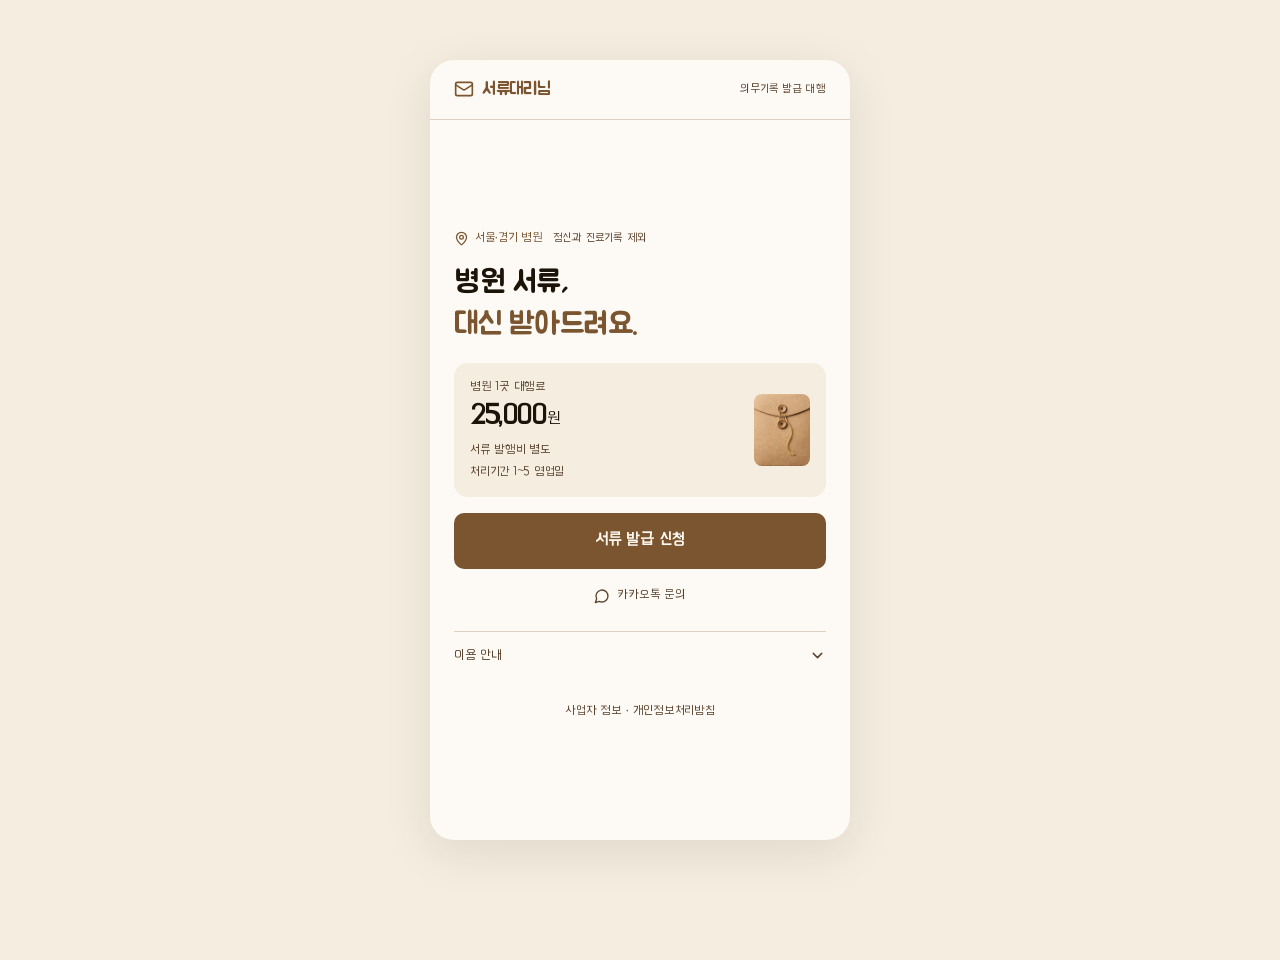
<file: index.html>
<!DOCTYPE html>
<html lang="ko">
<head>
<meta charset="UTF-8">
<link rel="icon" href="/favicon.ico?v=20261115-photo" sizes="any">
<link rel="icon" type="image/png" sizes="192x192" href="/icon-192.png?v=20261115-photo">
<link rel="apple-touch-icon" sizes="180x180" href="/apple-touch-icon.png?v=20261115-photo">
<meta name="viewport" content="width=device-width,initial-scale=1,viewport-fit=cover">
<meta name="theme-color" content="#F8F2E8">
<meta name="apple-mobile-web-app-capable" content="yes">
<meta name="apple-mobile-web-app-status-bar-style" content="default">
<title>서류대리님 — 진료기록 발급 대행</title>
<!-- Open Graph (카톡/Threads/SNS 미리보기) -->
<meta property="og:type" content="website">
<meta property="og:site_name" content="서류대리님">
<meta property="og:title" content="서류대리님 — 진료기록 발급 대행">
<meta property="og:description" content="의무기록 발급 대행 · 서울/경기">
<meta property="og:url" content="https://grand-raindrop-d7f7de.netlify.app/">
<meta property="og:locale" content="ko_KR">
<meta property="og:image" content="https://grand-raindrop-d7f7de.netlify.app/og-image.png">
<meta property="og:image:secure_url" content="https://grand-raindrop-d7f7de.netlify.app/og-image.png">
<meta property="og:image:type" content="image/png">
<meta property="og:image:width" content="800">
<meta property="og:image:height" content="800">
<meta property="og:image:alt" content="서류대리님 봉투 로고">
<meta name="twitter:card" content="summary_large_image">
<meta name="twitter:title" content="서류대리님 — 진료기록 발급 대행">
<meta name="twitter:description" content="의무기록 발급 대행 · 서울/경기">
<meta name="twitter:image" content="https://grand-raindrop-d7f7de.netlify.app/og-image.png">
<meta name="description" content="의무기록 발급 대행 · 서울/경기">
<link rel="canonical" href="https://grand-raindrop-d7f7de.netlify.app/">
<script type="application/ld+json">
{
  "@context": "https://schema.org",
  "@graph": [
    {
      "@type": "Organization",
      "@id": "https://grand-raindrop-d7f7de.netlify.app/#organization",
      "name": "서류대리님",
      "url": "https://grand-raindrop-d7f7de.netlify.app/",
      "logo": "https://grand-raindrop-d7f7de.netlify.app/og-image.png"
    },
    {
      "@type": "Service",
      "@id": "https://grand-raindrop-d7f7de.netlify.app/#service",
      "name": "서류대리님 병원 서류 발급 대행",
      "serviceType": "의무기록 발급 대행",
      "url": "https://grand-raindrop-d7f7de.netlify.app/",
      "description": "서울·경기 소재 병원의 서류 발급 대행. 정신과 진료기록 제외. 처리기간 1~5 영업일. 병원 서류 발행비 별도.",
      "provider": {
        "@id": "https://grand-raindrop-d7f7de.netlify.app/#organization"
      },
      "areaServed": [
        {
          "@type": "AdministrativeArea",
          "name": "서울특별시"
        },
        {
          "@type": "AdministrativeArea",
          "name": "경기도"
        }
      ],
      "offers": {
        "@type": "Offer",
        "url": "https://grand-raindrop-d7f7de.netlify.app/",
        "price": "25000",
        "priceCurrency": "KRW",
        "description": "병원 1곳당 대행료. 서류 발행비 별도. 이메일 파일 수령 무료, 빠른 등기 20,000원 추가."
      }
    }
  ]
}
</script>
<script defer src="/vendor/signature_pad-4.1.7.min.js"></script>
<style>

/* ============================================
   DESIGN TOKENS — 서류대리님
   팔레트 출처: 봉투 이미지 픽셀 직접 측정
   #C49B6F dominant kraft
   #B68D61 금실 amber
   #D4AC83 highlight
   #B68A5E shadow kraft
   ============================================ */
:root {
  --page    :#F8F2E8;
  --base    :#FDFAF5;
  --raised  :#F4EDE0;
  --sunken  :#EDE3D1;

  --t1:#1C1409;
  --t2:#5A4430;
  --t3:#775F49;
  --t4:#7C654E;

  --amber      :#7A5C1E;
  --amber-mid  :#B68D61;
  --amber-pale :#F0E6D0;
  --amber-muted:#DFD0B4;

  --btn    :#7A5530;
  --btn-hi :#8C6238;
  --btn-txt:#FDF8F0;

  --ok     :#3D7A52;
  --ok-pale:#E8F4ED;

  --danger :#B84040;
  --danger-pale:#FAEAEA;

  --br  :rgba(120,90,60,.1);
  --br-l:rgba(120,90,60,.055);

  --r   :14px;
  --r-sm:9px;
}

*,*::before,*::after{box-sizing:border-box;margin:0;padding:0;-webkit-tap-highlight-color:transparent;}
html{-webkit-text-size-adjust:100%;}
body{
  font-family:"Pretendard",-apple-system,BlinkMacSystemFont,sans-serif;
  background:var(--page);
  color:var(--t1);
  min-height:100dvh;
  -webkit-font-smoothing:antialiased;
}

/* ── SHELL ── */
.shell{
  max-width:390px;
  margin:0 auto;
  min-height:100dvh;
  background:var(--base);
  display:flex;
  flex-direction:column;
  position:relative;
  overflow:hidden;
  box-shadow:0 0 0 .5px rgba(120,90,60,.08),0 20px 60px rgba(30,20,9,.12);
}
@media (min-width:768px) {
  .shell{
    margin:24px auto;
    border-radius:20px;
    min-height:calc(100vh - 48px);
  }
}

/* ── WELCOME SCREEN ── */
.welcome-screen{
  display:flex;
  flex-direction:column;
  flex:1;
}
.w-status{
  position:absolute;top:0;left:0;right:0;z-index:30;
  height:max(50px,env(safe-area-inset-top,20px));
  padding:0 22px;
  display:flex;align-items:flex-end;justify-content:space-between;
  padding-bottom:10px;
}
.w-stime{font-size:14px;font-weight:650;color:rgba(255,255,255,.94);text-shadow:0 1px 8px rgba(0,0,0,.28);letter-spacing:-.01em;}
.w-ssys{font-size:11px;color:rgba(255,255,255,.76);text-shadow:0 1px 8px rgba(0,0,0,.28);}
.w-hero{position:relative;height:268px;flex-shrink:0;overflow:hidden;background:var(--raised);}
.w-hero img{position:absolute;inset:0;width:100%;height:100%;object-fit:cover;object-position:center 20%;filter:brightness(.8) saturate(.92) contrast(1.03);display:block;}
.w-fade{position:absolute;inset:0;background:linear-gradient(180deg,transparent 0%,transparent 28%,rgba(253,250,245,.06) 44%,rgba(253,250,245,.22) 56%,rgba(253,250,245,.52) 68%,rgba(253,250,245,.80) 80%,rgba(253,250,245,.95) 90%,#FDFAF5 100%);}
.w-vignette{position:absolute;inset:0;background:linear-gradient(90deg,rgba(20,12,6,.12) 0%,transparent 30%,transparent 70%,rgba(20,12,6,.12) 100%);}
.w-badge{
  position:absolute;top:58px;left:20px;z-index:10;
  display:inline-flex;align-items:center;gap:7px;
  background:rgba(253,250,245,.9);
  backdrop-filter:blur(16px) saturate(1.8);
  -webkit-backdrop-filter:blur(16px) saturate(1.8);
  border:.5px solid rgba(182,141,97,.28);
  border-radius:20px;padding:6px 14px 6px 10px;
  font-size:12px;font-weight:600;color:var(--amber);letter-spacing:.01em;
  box-shadow:0 2px 20px rgba(28,20,9,.1);
  opacity:0;transform:translateY(-5px);
  animation:slideDown .55s cubic-bezier(.34,1.56,.64,1) .42s both;
}
.w-bdot{width:6px;height:6px;border-radius:50%;background:var(--amber-mid);}
.w-body{flex:1;padding:20px 22px 0;padding-bottom:max(40px,calc(40px + env(safe-area-inset-bottom)));display:flex;flex-direction:column;}
.w-brand{display:flex;align-items:center;gap:10px;margin-bottom:14px;opacity:0;animation:fadeUp .4s cubic-bezier(.22,1,.36,1) .28s both;}
.w-bname{font-size:14.85px;font-weight:700;letter-spacing:.16em;color:var(--amber);text-transform:uppercase;white-space:nowrap;}
.w-brule{flex:1;height:.5px;background:linear-gradient(90deg,var(--amber-muted) 0%,transparent 80%);}
.w-h1{font-size:40.5px;font-weight:800;line-height:1.22;letter-spacing:-.035em;color:var(--t1);margin-bottom:24px;opacity:0;animation:fadeUp .45s cubic-bezier(.22,1,.36,1) .40s both;}
.w-h1 .em{color:var(--btn);display:inline;}
.w-copy{font-size:14.5px;font-weight:400;line-height:1.76;color:var(--t2);margin-bottom:24px;letter-spacing:-.01em;opacity:0;animation:fadeUp .4s cubic-bezier(.22,1,.36,1) .52s both;}
.w-stats{display:grid;grid-template-columns:1fr .5px 1fr .5px 1fr;align-items:center;background:var(--raised);border:.5px solid var(--br);border-radius:var(--r);padding:16px 0;margin-bottom:20px;opacity:0;animation:fadeUp .4s cubic-bezier(.22,1,.36,1) .63s both;}
.w-stat{display:flex;flex-direction:column;align-items:center;gap:4px;padding:0 12px;}
.w-srule{width:.5px;height:28px;background:var(--br);}
.w-sval{font-size:20.25px;font-weight:700;letter-spacing:-.025em;color:var(--t1);line-height:1;}
.w-skey{font-size:14.18px;font-weight:500;color:var(--t3);letter-spacing:.02em;}
.w-fee{background:var(--raised);border:.5px solid var(--br);border-radius:var(--r);overflow:hidden;margin-bottom:20px;opacity:0;animation:fadeUp .4s cubic-bezier(.22,1,.36,1) .72s both;}
.w-fcap{padding:16px 18px 4px;font-size:12.5px;font-weight:700;letter-spacing:.14em;color:var(--amber);text-transform:uppercase;display:flex;align-items:center;gap:8px;}
.w-fcap::before{content:'';display:inline-block;width:5px;height:5px;border-radius:50%;background:var(--amber-mid);}
.w-frows{padding:8px 0 4px;}
.w-frow{display:flex;align-items:center;justify-content:space-between;padding:10px 18px;}
.w-frow+.w-frow{border-top:.5px solid var(--br-l);}
.w-flabel{font-size:18.23px;font-weight:400;color:var(--t2);letter-spacing:-.01em;}
.w-fval{font-size:18.9px;font-weight:700;color:var(--t1);letter-spacing:-.02em;}
.w-fval.lead{font-size:20.93px;color:var(--amber);}
.w-cta{display:flex;flex-direction:column;gap:12px;opacity:0;animation:fadeUp .4s cubic-bezier(.22,1,.36,1) .80s both;}
.w-kakao-link{display:flex;align-items:center;justify-content:center;min-height:44px;color:var(--t3);font-size:14px;text-underline-offset:4px;}
.w-kakao-link:hover{color:var(--amber);}
.w-kakao-link:focus-visible{outline:2px solid var(--amber);outline-offset:2px;border-radius:var(--r);}
.w-fine{text-align:center;font-size:11.5px;font-weight:400;color:var(--t4);line-height:1.7;letter-spacing:-.005em;}

/* ── FORM SCREENS ── */
.form-screen{display:none;flex-direction:column;flex:1;}
.form-screen.active{display:flex;}

/* 상단 헤더 */
.fhdr{
  background:var(--base);
  padding:calc(env(safe-area-inset-top,0px) + 18px) 22px 0;
  flex-shrink:0;
  border-bottom:.5px solid var(--br-l);
}

/* 진행 표시줄 */
.progress{
  display:flex;align-items:center;gap:6px;
  margin-bottom:14px;
  padding-top:4px;
}
.progress-step{
  flex:1;height:3px;border-radius:3px;
  background:var(--amber-muted);
  transition:background .4s ease;
}
.progress-step.done{background:var(--amber-mid);}
.progress-step.active{background:var(--amber);}

/* 스텝 넘버 + 타이틀 */
.step-meta{
  display:flex;align-items:center;gap:10px;
  margin-bottom:6px;
}
.step-num{
  width:32px;height:32px;border-radius:50%;
  background:var(--amber);
  display:flex;align-items:center;justify-content:center;
  font-size:16.2px;font-weight:700;color:#fff;
  flex-shrink:0;
}
.step-title{font-size:24.3px;font-weight:800;letter-spacing:-.03em;color:var(--t1);}
.step-sub{font-size:18.23px;color:var(--t3);line-height:1.65;padding:2px 0 18px;margin-bottom:0;letter-spacing:-.01em;}

/* 스크롤 영역 */
.fscroll{
  flex:1;overflow-y:auto;
  padding:20px 22px;
  -webkit-overflow-scrolling:touch;
  scrollbar-width:none;
}
.fscroll::-webkit-scrollbar{display:none;}

/* ── FORM ELEMENTS ── */
.field{margin-bottom:18px;}
.field-label{
  display:block;font-size:16.2px;font-weight:700;
  color:var(--t2);letter-spacing:-.005em;
  margin-bottom:7px;
}
.field-label .req{color:var(--danger);margin-left:2px;}

input[type=text],input[type=tel],input[type=email],textarea,select{
  width:100%;
  padding:13px 14px;
  background:var(--base);
  border:.5px solid var(--br);
  border-radius:var(--r-sm);
  font-family:inherit;
  font-size:21.6px;
  color:var(--t1);
  transition:border-color .18s,box-shadow .18s,background .18s;
  -webkit-appearance:none;appearance:none;
  outline:none;
  box-shadow:0 1px 3px rgba(0,0,0,.04);
}
input:focus,textarea:focus,select:focus{
  background:var(--base);
  border-color:var(--amber-mid);
  box-shadow:0 0 0 3px rgba(182,141,97,.15);
}
input::placeholder,textarea::placeholder{color:var(--t4);}
textarea{resize:none;min-height:76px;}
.two-col{display:grid;grid-template-columns:1fr 1fr;gap:12px;}

/* ── SECTION CARD ── */
.scard{
  background:var(--raised);
  border:.5px solid var(--br);
  border-radius:var(--r);
  overflow:hidden;
  margin-bottom:18px;
}
.scard-head{
  padding:14px 18px;
  background:var(--sunken);
  border-bottom:.5px solid var(--br);
  display:flex;align-items:center;gap:10px;
  font-size:17.55px;font-weight:700;color:var(--t1);
  letter-spacing:-.01em;
}
.scard-num{
  width:30px;height:30px;border-radius:50%;
  background:var(--btn);color:#fff;
  display:flex;align-items:center;justify-content:center;
  font-size:14.85px;font-weight:700;flex-shrink:0;
}
.scard-body{padding:16px;}

/* ── STEP 1 — 병원 수 / 특급 ── */
.stepper{
  display:flex;align-items:center;justify-content:space-between;
  background:var(--raised);
  border:.5px solid var(--br);
  border-radius:var(--r);
  padding:16px 18px;
  margin-bottom:16px;
}
.stepper-info .si-label{font-size:18.9px;font-weight:600;color:var(--t1);}
.stepper-info .si-sub{font-size:16.2px;color:var(--t3);margin-top:2px;}
.stepper-ctrl{display:flex;align-items:center;gap:14px;}
.sc-btn{
  width:48px;height:48px;border-radius:50%;
  border:.5px solid var(--amber-mid);
  background:var(--base);
  color:var(--amber);
  font-size:27px;font-weight:700;
  display:flex;align-items:center;justify-content:center;
  cursor:pointer;
  transition:background .15s,color .15s;
  flex-shrink:0;
}
.sc-btn:active{background:var(--amber);color:#fff;}
.sc-num{
  font-size:37.8px;font-weight:800;
  color:var(--t1);
  width:52px;text-align:center;
  letter-spacing:-.03em;
}

/* 특급 토글 */
.urgent-row{
  display:flex;align-items:center;justify-content:space-between;
  background:var(--raised);
  border:.5px solid var(--br);
  border-radius:var(--r);
  padding:14px 16px;
  margin-bottom:10px;
  cursor:pointer;
  transition:border-color .2s,background .2s;
}
.urgent-row.on{border-color:rgba(182,141,97,.5);background:var(--amber-pale);}
.urgent-row.disabled{opacity:.4;pointer-events:none;}
.ur-left{display:flex;align-items:center;gap:10px;}
.ur-idx{
  width:30px;height:30px;border-radius:50%;
  background:var(--btn);color:#fff;
  font-size:14.85px;font-weight:700;
  display:flex;align-items:center;justify-content:center;
  flex-shrink:0;
}
.ur-title{font-size:18.23px;font-weight:600;color:var(--t1);}
.ur-sub{font-size:14.85px;color:var(--t3);margin-top:1px;}
.ur-badge{
  font-size:10.5px;font-weight:700;
  padding:3px 9px;border-radius:20px;
  background:var(--raised);color:var(--t3);
  border:.5px solid var(--br);
  margin-right:8px;
  transition:all .2s;
  white-space:nowrap;
}
.urgent-row.on .ur-badge{background:var(--amber);color:#fff;border-color:transparent;}
.toggle{
  width:44px;height:26px;border-radius:13px;
  background:var(--amber-muted);
  position:relative;
  transition:background .2s;
  flex-shrink:0;
}
.toggle::after{
  content:'';position:absolute;
  top:3px;left:3px;
  width:20px;height:20px;border-radius:50%;
  background:#fff;
  box-shadow:0 1px 4px rgba(0,0,0,.18);
  transition:transform .2s cubic-bezier(.34,1.56,.64,1);
}
.urgent-row.on .toggle{background:var(--amber-mid);}
.urgent-row.on .toggle::after{transform:translateX(18px);}

/* 요금 프리뷰 */
.fee-preview{
  background:var(--t1);
  border-radius:var(--r);
  padding:16px 18px;
  margin-top:4px;
}
.fp-label{font-size:13.5px;font-weight:700;letter-spacing:.1em;color:rgba(255,255,255,.38);text-transform:uppercase;margin-bottom:10px;}
.fp-rows{display:flex;flex-direction:column;gap:7px;margin-bottom:12px;}
.fp-row{display:flex;justify-content:space-between;align-items:center;font-size:17.55px;}
.fp-key{color:rgba(255,255,255,.55);}
.fp-val{color:rgba(255,255,255,.8);font-weight:600;}
.fp-total{
  display:flex;justify-content:space-between;align-items:center;
  border-top:.5px solid rgba(255,255,255,.12);
  padding-top:12px;
}
.fp-total-label{font-size:17.55px;color:rgba(255,255,255,.6);font-weight:500;}
.fp-total-val{font-size:29.7px;font-weight:800;color:#fff;letter-spacing:-.03em;}
.fp-note{font-size:14.18px;color:rgba(255,255,255,.25);margin-top:6px;}

/* ── STEP 2 — 환자 정보 ── */
.info-notice{
  background:var(--amber-pale);
  border:.5px solid rgba(182,141,97,.25);
  border-radius:var(--r-sm);
  padding:16px 18px;
  font-size:17.55px;color:var(--t2);
  line-height:1.6;
  margin-bottom:18px;
  letter-spacing:-.01em;
}
.info-notice strong{color:var(--t1);}

/* ── STEP 3 — 대리인 ── */
.agent-card{
  background:var(--raised);
  border:.5px solid var(--br);
  border-radius:var(--r);
  overflow:hidden;
  margin-bottom:20px;
}
.ac-head{
  background:var(--sunken);
  padding:12px 16px;
  border-bottom:.5px solid var(--br);
  font-size:11px;font-weight:700;letter-spacing:.06em;
  color:var(--t3);text-transform:uppercase;
}
.ac-rows{padding:4px 0;}
.ac-row{
  display:flex;gap:12px;
  padding:10px 16px;
}
.ac-row+.ac-row{border-top:.5px solid var(--br-l);}
.ac-key{font-size:12.5px;color:var(--t3);width:68px;flex-shrink:0;}
.ac-val{font-size:13px;font-weight:600;color:var(--t1);line-height:1.5;}

.consent-row{
  display:flex;align-items:flex-start;gap:14px;
  padding:18px 20px;
  background:var(--raised);
  border:.5px solid var(--br);
  border-radius:var(--r);
  cursor:pointer;
}
.consent-row.checked{border-color:rgba(182,141,97,.4);background:var(--amber-pale);}
.consent-box{
  width:30px;height:30px;border-radius:7px;
  border:.5px solid var(--br);
  background:var(--base);
  display:flex;align-items:center;justify-content:center;
  flex-shrink:0;margin-top:1px;
  transition:all .18s;
}
.consent-row.checked .consent-box{background:var(--amber-mid);border-color:var(--amber-mid);}
.consent-check{font-size:16.2px;color:#fff;opacity:0;transition:opacity .18s;}
.consent-row.checked .consent-check{opacity:1;}
.consent-text{font-size:18.23px;color:var(--t2);line-height:1.5;letter-spacing:-.01em;}

/* ── STEP 4 — 병원 정보 ── */
/* 병원 검색 자동완성 */
.hosp-search-wrap{position:relative;}
.hosp-dropdown{
  position:absolute;top:100%;left:0;right:0;z-index:100;
  background:var(--base);border:.5px solid var(--br);border-radius:0 0 var(--r-sm) var(--r-sm);
  max-height:300px;overflow-y:auto;
  box-shadow:0 8px 24px rgba(28,20,9,.12);
  display:none;
}
.hosp-dropdown.show{display:block;}
.hosp-item{
  padding:12px 14px;cursor:pointer;
  border-bottom:.5px solid var(--br-l);
  transition:background .1s;
}
.hosp-item:last-child{border-bottom:none;}
.hosp-manual{display:block;width:100%;font:inherit;text-align:left;color:inherit;background:transparent;}
.hosp-item:active,.hosp-item:hover{background:var(--amber-pale);}
.hosp-item-name{font-size:18.23px;font-weight:600;color:var(--t1);margin-bottom:2px;}
.hosp-item-addr{font-size:15.53px;color:var(--t3);}
.hosp-manual-addr{margin-top:6px;}
.hosp-manual-addr input{padding:13px 14px;border:1.5px dashed var(--amber);border-radius:var(--r);background:var(--amber-pale);}
.hosp-selected-badge{
  display:inline-flex;align-items:center;gap:4px;
  font-size:14.18px;font-weight:600;color:var(--ok);background:var(--ok-pale);
  padding:5px 10px;border-radius:20px;margin-top:6px;
}
.hosp-searching{padding:14px;text-align:center;font-size:16.2px;color:var(--t3);}
.doc-grid{display:grid;grid-template-columns:1fr 1fr;gap:8px;margin-bottom:12px;}
.doc-chip{
  display:flex;align-items:center;gap:8px;
  background:var(--raised);
  border:.5px solid var(--br);
  border-radius:var(--r-sm);
  padding:11px 12px;
  cursor:pointer;
  transition:all .15s;
  font-size:13px;font-weight:500;color:var(--t2);
}
.doc-chip:active{transform:scale(.97);}
.doc-chip.selected{
  border-color:var(--amber-mid);
  background:var(--amber-pale);
  color:var(--t1);
  font-weight:600;
}
.doc-chip .dc-check{
  width:17px;height:17px;border-radius:4px;
  border:.5px solid var(--br);
  background:var(--base);
  display:flex;align-items:center;justify-content:center;
  font-size:10px;color:transparent;
  flex-shrink:0;transition:all .15s;
}
.doc-chip.selected .dc-check{
  background:var(--amber-mid);
  border-color:var(--amber-mid);
  color:#fff;
}
.doc-wide{grid-column:1/-1;}

/* ── STEP 5 — 신분증 ── */
.upload-area{
  border:1.5px dashed var(--amber-muted);
  border-radius:var(--r);
  padding:36px 20px;
  text-align:center;
  cursor:pointer;
  background:var(--raised);
  transition:all .2s;
}
.upload-area:active{border-color:var(--amber-mid);background:var(--amber-pale);}
.upload-area.has-file{
  border-style:solid;
  border-color:var(--ok);
  background:var(--ok-pale);
}
.upload-title{font-size:18.9px;font-weight:600;color:var(--t1);margin-bottom:6px;}
.upload-sub{font-size:16.88px;color:var(--t3);line-height:1.6;}
#idCardFile{display:none;}

/* ── STEP 6 — 서명 ── */
.sig-wrap{
  border:.5px solid var(--br);
  border-radius:var(--r);
  overflow:hidden;
  margin-bottom:14px;
}
.sig-bar{
  display:flex;align-items:center;justify-content:space-between;
  padding:12px 16px;
  background:var(--raised);
  border-bottom:.5px solid var(--br);
}
.sig-hint{font-size:16.2px;color:var(--t3);}
.sig-clear{
  font-size:16.2px;font-weight:600;
  color:var(--amber);
  background:none;border:none;
  cursor:pointer;font-family:inherit;
  padding:6px 10px;
}
canvas#signaturePad1{
  display:block;width:100%;height:180px;
  background:var(--base);
  cursor:crosshair;touch-action:none;
}

/* ── STEP 7 — 확인 ── */
.confirm-section{margin-bottom:20px;}
.cs-cap{
  font-size:13.5px;font-weight:700;
  letter-spacing:.1em;color:var(--t3);
  text-transform:uppercase;
  margin-bottom:12px;
}
.cs-rows{
  background:var(--raised);
  border:.5px solid var(--br);
  border-radius:var(--r);
  overflow:hidden;
}
.cs-row{
  display:flex;gap:12px;
  padding:14px 18px;
  font-size:17.55px;
}
.cs-row+.cs-row{border-top:.5px solid var(--br-l);}
.cs-key{color:var(--t3);width:88px;flex-shrink:0;font-size:16.88px;letter-spacing:-.01em;}
.cs-val{color:var(--t1);font-weight:600;line-height:1.5;flex:1;}

.total-box{
  background:var(--t1);
  border-radius:var(--r);
  padding:22px;
  margin-bottom:20px;
  display:flex;align-items:center;justify-content:space-between;
}
.tb-label{font-size:17.55px;color:rgba(255,255,255,.55);font-weight:500;}
.tb-val{font-size:32.4px;font-weight:800;color:#fff;letter-spacing:-.03em;}
.tb-note{font-size:14.18px;color:rgba(255,255,255,.28);margin-top:5px;}

/* ── BOTTOM BUTTONS ── */
.bottom{
  flex-shrink:0;
  padding:12px 22px;
  padding-bottom:max(20px,calc(12px + env(safe-area-inset-bottom)));
  background:var(--base);
  border-top:.5px solid var(--br-l);
  display:flex;gap:10px;
}
.btn-back{
  width:48px;height:52px;
  background:var(--raised);
  border:.5px solid var(--br);
  border-radius:var(--r-sm);
  font-size:24.3px;color:var(--t2);
  display:flex;align-items:center;justify-content:center;
  cursor:pointer;flex-shrink:0;
  transition:background .15s;
}
.btn-back:active{background:var(--sunken);}
.btn-next{
  flex:1;padding:16px;
  background:var(--btn);
  border:none;border-radius:var(--r);
  font-family:inherit;
  font-size:20.93px;font-weight:700;letter-spacing:-.01em;
  color:var(--btn-txt);
  cursor:pointer;
  display:flex;align-items:center;justify-content:center;gap:8px;
  box-shadow:inset 0 1px 0 rgba(255,255,255,.12),0 4px 14px rgba(122,85,48,.28),0 1px 3px rgba(0,0,0,.18);
  transition:background .15s,transform .1s;
}
.btn-next:active{background:var(--btn-hi);transform:scale(.983);}
.btn-next.submit{background:linear-gradient(135deg,var(--btn) 0%,var(--amber) 100%);}

/* ── LOADING / SUCCESS ── */
.loading{display:none;text-align:center;padding:52px 24px;flex:1;align-items:center;justify-content:center;flex-direction:column;}
.loading.show{display:flex;}
.spinner{
  width:40px;height:40px;border-radius:50%;
  border:3px solid var(--amber-muted);
  border-top-color:var(--amber-mid);
  animation:spin .8s linear infinite;
  margin-bottom:16px;
}
@keyframes spin{to{transform:rotate(360deg);}}
.loading-txt{font-size:14px;color:var(--t3);line-height:1.8;}

.success{display:none;text-align:center;padding:48px 24px 32px;flex:1;align-items:center;justify-content:center;flex-direction:column;}
.success.show{display:flex;}
.success-h{font-size:32.4px;font-weight:800;letter-spacing:-.03em;color:var(--t1);margin-bottom:12px;}
.success-p{font-size:18.9px;color:var(--t2);line-height:1.7;margin-bottom:28px;}
.receipt-box{
  background:var(--raised);
  border:.5px solid var(--br);
  border-radius:var(--r);
  padding:18px 22px;
  width:100%;
  margin-bottom:12px;
}
.receipt-label{font-size:14.18px;font-weight:700;color:var(--t3);letter-spacing:.08em;text-transform:uppercase;margin-bottom:8px;}
.receipt-num{font-size:24.3px;font-weight:800;color:var(--t1);letter-spacing:-.02em;}
.contact-txt{font-size:16.2px;color:var(--t4);line-height:1.7;}

/* ── KEYFRAMES ── */
@keyframes fadeUp{
  from{opacity:0;transform:translateY(10px);}
  to{opacity:1;transform:translateY(0);}
}
@keyframes slideDown{
  from{opacity:0;transform:translateY(-5px);}
  to{opacity:1;transform:translateY(0);}
}

/* ── RESPONSIVE ── */
@media (max-width:375px){
  .w-h1{font-size:35.1px;}
  .headline{font-size:26px;}
  .w-sval{font-size:18.23px;}
  .step-title{font-size:21.6px;}
  .w-body{padding:16px 18px 0;}
  .fscroll{padding:16px 18px;}
  .bottom{padding-left:18px;padding-right:18px;}
  .fhdr{padding-left:18px;padding-right:18px;}
  .two-col{grid-template-columns:1fr;}
}
@media (max-width:320px){
  .w-h1{font-size:31.05px;}
  .w-copy{font-size:13.5px;}
  .w-frow{flex-direction:column;align-items:flex-start;gap:2px;}
  .w-fval{font-size:17.55px;}
  .fp-total-val{font-size:19px;}
}
</style>
<style>
#screen2 .fscroll,#screen4 .fscroll,#screen5 .fscroll{padding-top:12px}
#screen2 .field{margin-bottom:16px}
#screen2 .upload-area{padding:18px;margin-bottom:8px}
#screen2 .upload-title{font-size:17px}
#screen2 .upload-sub{font-size:13px}
.kakao-contact{display:block;text-align:center;background:#fee500;color:#191919;text-decoration:none;padding:15px;border-radius:12px;font-size:16px;font-weight:700;margin-top:16px}
#screen2 .sig-wrap{margin-bottom:12px}
#screen2 input:not([type=checkbox]){font-size:16px;min-width:0}
#screen2 .field-label{font-size:15px}
#screen4 .ur-title{font-size:17px}
</style>
<link rel="stylesheet" href="/design.css?v=20261124-photo-fast">
</head>
<body>
<!-- Lucide 0.468.0, ISC. See vendor/lucide-LICENSE.txt. -->
<svg xmlns="http://www.w3.org/2000/svg" width="0" height="0" style="position:absolute" aria-hidden="true" focusable="false">
  <symbol id="icon-mail" viewBox="0 0 24 24">
    <rect width="20" height="16" x="2" y="4" rx="2"/><path d="m22 7-8.97 5.7a1.94 1.94 0 0 1-2.06 0L2 7"/>
  </symbol>
  <symbol id="icon-map-pin" viewBox="0 0 24 24">
    <path d="M20 10c0 4.993-5.539 10.193-7.399 11.799a1 1 0 0 1-1.202 0C9.539 20.193 4 14.993 4 10a8 8 0 0 1 16 0"/><circle cx="12" cy="10" r="3"/>
  </symbol>
  <symbol id="icon-arrow-right" viewBox="0 0 24 24"><path d="M5 12h14"/><path d="m12 5 7 7-7 7"/></symbol>
  <symbol id="icon-arrow-left" viewBox="0 0 24 24"><path d="M19 12H5"/><path d="m12 19-7-7 7-7"/></symbol>
  <symbol id="icon-plus" viewBox="0 0 24 24"><path d="M12 5v14M5 12h14"/></symbol>
  <symbol id="icon-message-circle" viewBox="0 0 24 24"><path d="M7.9 20A9 9 0 1 0 4 16.1L2 22Z"/></symbol>
  <symbol id="icon-chevron-down" viewBox="0 0 24 24"><path d="m6 9 6 6 6-6"/></symbol>
</svg>
<div class="shell sd-app sd-home" id="app">
<header class="sd-header"><div class="sd-brand"><svg class="sd-icon" aria-hidden="true" focusable="false"><use href="#icon-mail"/></svg>서류대리님</div><span class="sd-header-note">의무기록 발급 대행</span></header>

  <!-- ========================
       STEP 0 — 환영 화면
       ======================== -->
<div id="screen0" class="welcome-screen">
      <main class="sd-main">
        <section class="sd-hero">
          <div class="sd-hero-message">
            <div class="sd-home-scope">
              <div class="sd-eyebrow"><svg class="sd-icon" aria-hidden="true" focusable="false"><use href="#icon-map-pin"/></svg>서울·경기 병원</div>
              <p class="sd-scope-note">정신과 진료기록 제외</p>
            </div>
          <h1>병원 서류,<br><span>대신 받아드려요.</span></h1>
          </div>
          <div class="sd-hero-conversion">
          <div class="sd-fee">
            <div>
              <div class="sd-fee-label">병원 1곳 대행료</div>
              <div class="sd-fee-amount">25,000<small>원</small></div>
              <div class="sd-fee-note">서류 발행비 별도</div>
              <div class="sd-fee-note sd-processing-time">처리기간 1~5 영업일</div>
            </div>
            <img class="sd-envelope" src="assets/envelope.jpg" alt="서류대리님 크라프트 봉투">
          </div>
          <div class="sd-hero-actions">
            <button type="button" class="sd-primary cursor-interaction" onclick="goToStep(4)">서류 발급 신청</button>
            <a class="sd-secondary" href="https://pf.kakao.com/_XxjhEX/chat" target="_blank" rel="noopener noreferrer"><svg class="sd-icon" aria-hidden="true" focusable="false"><use href="#icon-message-circle"/></svg>카카오톡 문의</a>

          </div>
          </div>
        </section>
        <details class="sd-home-guide">
          <summary class="sd-guide-toggle">이용 안내<svg class="sd-icon" aria-hidden="true" focusable="false"><use href="#icon-chevron-down"/></svg></summary>
          <div class="sd-guide-content">
            <ol class="sd-flow" aria-label="이용 순서">
              <li><span class="sd-flow-num">1</span><span class="sd-flow-title">온라인 신청</span><span class="sd-flow-copy">병원·서류 선택<br>신분증·서명</span></li>
              <li><span class="sd-flow-num">2</span><span class="sd-flow-title">대리 발급</span><span class="sd-flow-copy">대리인이 병원 방문</span></li>
              <li><span class="sd-flow-num">3</span><span class="sd-flow-title">서류 전달</span><span class="sd-flow-copy">이메일 또는 등기</span></li>
            </ol>
            <ul class="sd-guide-facts">
              <li>신청인의 거주지는 관계없어요.</li>
              <li>이메일 수령은 무료, 빠른 등기는 20,000원 추가예요.</li>
            </ul>
          </div>
        </details>
        <button id="homeLegalToggle" class="sd-legal-toggle" type="button" aria-controls="legalSection" aria-expanded="false" onclick="toggleLegalInformation()">사업자 정보 · 개인정보처리방침</button>
      </main>
    </div>

  <!-- ========================
       FORM SCREENS
       ======================== -->
  <div id="formArea" style="display:none;flex-direction:column;flex:1;">

    <!-- 로딩 -->
    <div class="loading" id="loading">
      <div class="spinner"></div>
      <div class="loading-txt">신청을 접수하고 있어요.<br>잠시만 기다려 주세요.</div>
    </div>

    <!-- 완료 -->
    <div class="success" id="success">
      <h2 class="success-h" id="successHeading">신청 완료</h2>
      <p class="success-p" id="successIntro">입금 확인 후 진행해요.</p>
      <div id="successBank" class="receipt-bank">
        <div class="receipt-payment"><span>입금 금액</span><strong id="successFee">-</strong></div>
        <div class="receipt-bank-info">
          <span>IBK기업은행</span>
          <strong id="successAccount">523-082856-04-011</strong>
          <p>예금주: 배승휴(서류대리님)</p>
          <p>입금자명: <strong id="successDepositor">-</strong></p>
        </div>
        <button type="button" class="sd-primary" onclick="copyIntakeAccount(this)">계좌번호 복사</button>
      </div>
      <div class="receipt-box">
        <div class="receipt-label">주문번호</div>
        <div class="receipt-num" id="receiptNum">-</div>
        <div id="receiptMeta" class="receipt-meta"></div>
        <div class="receipt-meta" id="successNext"><span id="successDelivery">서류는 이메일로 보내드려요.</span></div>
      </div>
      <a class="kakao-contact" href="https://pf.kakao.com/_XxjhEX/chat" target="_blank" rel="noopener noreferrer">카카오톡 문의</a>
    </div>

    <input type="hidden" id="agentName" value="배승휴">

    <div class="form-screen" id="screen4">
      <div class="fhdr">
        <div class="sd-step-label"><button type="button" class="sd-back" onclick="goToStep(0)"><svg class="sd-icon" aria-hidden="true" focusable="false"><use href="#icon-arrow-left"/></svg>처음으로</button><strong>1 / 3</strong></div>
        <div class="progress" id="progressBar4" aria-hidden="true"></div>
        <div class="step-meta"><h1 id="stepTitle4" class="step-title" tabindex="-1">병원과 발급 서류</h1></div>
      </div>
      <div class="fscroll">
        <div id="hospitalBlocks"></div>
        <button type="button" id="addHospitalButton" class="sd-add-hospital" onclick="addHospital()"><span class="sd-add-hospital-label"><svg class="sd-icon" aria-hidden="true" focusable="false"><use href="#icon-plus"/></svg><span>병원 추가</span></span><small id="addHospitalPrice">+25,000원</small></button>
      </div>
      <div class="bottom">
        <div class="fee-preview" aria-live="polite">
          <div class="fp-total">
            <span class="fp-total-label">병원 대행료</span>
            <span class="fp-total-val" id="feeTotal">25,000원</span>
          </div><p class="sd-field-note">서류 발행비 별도</p>
        </div>
        <button type="button" class="btn-next" onclick="nextStep(4)">다음 · 수령 방법</button>
      </div>
    </div>

    <div class="form-screen" id="screen5">
      <div class="fhdr">
        <div class="sd-step-label"><button type="button" class="sd-back" onclick="goToStep(4)"><svg class="sd-icon" aria-hidden="true" focusable="false"><use href="#icon-arrow-left"/></svg>병원 정보</button><strong>2 / 3</strong></div>
        <div class="progress" id="progressBar5" aria-hidden="true"></div>
        <div class="step-meta"><h1 id="stepTitle5" class="step-title" tabindex="-1">수령 방법과 연락처</h1></div>
      </div>
      <div class="fscroll">
        <fieldset class="sd-delivery-choice"><legend class="field-label">수령 방법</legend><div class="sd-delivery-grid">
          <button type="button" class="sd-option" id="delivery_email" aria-pressed="true" onclick="setDelivery('email')"><span class="delivery-radio"></span><span class="sd-option-copy"><strong>이메일</strong><small>무료</small></span></button>
          <button type="button" class="sd-option" id="delivery_post" aria-pressed="false" onclick="setDelivery('post')"><span class="delivery-radio"></span><span class="sd-option-copy"><strong>빠른 등기</strong><small>+20,000원</small></span></button>
        </div></fieldset>
        <div class="field" id="emailBox">
          <label class="field-label" for="email">서류 받을 이메일 <span class="req">*</span></label>
          <input type="email" id="email" maxlength="254" autocomplete="email" autocapitalize="none" spellcheck="false" required placeholder="name@example.com">
        </div>
        <div class="field" id="postAddrBox" hidden>
          <label class="field-label" for="postAddress">등기 받을 주소 <span class="req">*</span></label>
          <input type="text" id="postAddress" maxlength="500" autocomplete="street-address" placeholder="도로명 주소와 상세주소">
        </div>
        <div class="field">
          <label class="field-label" for="patientPhone">연락받을 휴대폰 번호 <span class="req">*</span></label>
          <input type="tel" id="patientPhone" maxlength="30" autocomplete="tel" required placeholder="010-0000-0000" aria-describedby="phoneUseHint">
          <p class="sd-field-note" id="phoneUseHint">본인 명의로 입금하면 이 번호로 현금영수증을 처리해요.</p>
        </div>
      </div>
      <div class="bottom">
        <div class="fee-preview" aria-live="polite">
          <div class="fp-total"><span class="fp-total-label">대행료·배송비 합계</span><span class="fp-total-val" id="deliveryFeeTotal">25,000원</span></div>
          <p class="sd-field-note">서류 발행비 별도</p>
        </div>
        <button type="button" class="btn-next" onclick="nextStep(5)">다음 · 신분증과 서명</button>
      </div>
    </div>

    <div class="form-screen" id="screen2">
      <div class="fhdr">
        <div class="sd-step-label"><button type="button" class="sd-back" onclick="goToStep(5)"><svg class="sd-icon" aria-hidden="true" focusable="false"><use href="#icon-arrow-left"/></svg>수령 방법</button><strong>3 / 3</strong></div>
        <div class="progress" id="progressBar2" aria-hidden="true"></div>
        <div class="step-meta"><h1 id="stepTitle2" class="step-title" tabindex="-1">신분증 첨부와 서명</h1></div>
      </div>
      <div class="fscroll">
        <div class="field">
          <button type="button" class="upload-area" id="uploadArea" onclick="document.getElementById('idCardFile').click()" aria-describedby="uploadSub">
            <span class="upload-title" id="uploadTitle">신분증 사진 첨부</span>
            <span class="req" aria-label="필수">*</span>
          </button>
          <input type="file" id="idCardFile" accept="image/*" onchange="handleUpload(this)" hidden>
          <p class="upload-sub" id="uploadSub" role="status"></p>
        </div>
        <div class="sig-wrap">
          <div class="sig-bar">
            <span class="sig-hint" id="signatureHint">위임장·동의서 서명</span>
            <button class="sig-clear" onclick="clearSig()">다시 쓰기</button>
          </div>
          <canvas id="signaturePad1" aria-label="위임장 및 동의서 서명" tabindex="-1" style="display:block;width:100%;height:140px;background:var(--base);cursor:crosshair;touch-action:none;"></canvas>
          <p class="sd-field-note">빈 칸에 서명해 주세요.</p>
        </div>
      </div>
      <div class="bottom">
        <div class="fee-preview">
          <div class="fp-total"><span class="fp-total-label">대행료·배송비 합계</span><span class="fp-total-val" id="reviewFeeTotal">25,000원</span></div>
          <p class="sd-field-note">서류 발행비 별도</p>
        </div>
        <p class="intake-notice">입금 확인 후 진행 · 단순 변심 환불 불가</p>
        <button type="button" id="openPayerButton" class="btn-next submit" aria-haspopup="dialog" aria-controls="payerDialog" onclick="nextStep(2)">신청하고 입금 안내 받기</button>
      </div>
    </div>

    <dialog id="payerDialog" class="sd-payer-dialog" aria-labelledby="payerTitle" aria-describedby="payerHint" oncancel="event.preventDefault(); closePayerDialog()">
      <div class="sd-dialog-body">
        <div class="sd-dialog-heading">
          <h2 id="payerTitle" tabindex="-1" autofocus>누구 명의로 입금하시나요?</h2>
          <button type="button" class="sd-dialog-close" onclick="closePayerDialog()">닫기</button>
        </div>
        <p id="payerHint" class="sd-field-note">입금 명의를 선택하면 신청이 완료돼요.</p>
        <div class="sd-dialog-actions" id="payerChoices">
          <button type="button" id="selfPayerButton" class="sd-primary" onclick="submitForm(false)">신분증 명의로 입금 · 신청 완료</button>
          <button type="button" id="otherPayerButton" class="sd-secondary" onclick="showPayerChoice(true)">다른 명의로 입금</button>
        </div>
        <div id="depositorCustom" hidden>
          <button type="button" class="sd-back" onclick="showPayerChoice(false)"><svg class="sd-icon" aria-hidden="true" focusable="false"><use href="#icon-arrow-left"/></svg>입금자 선택</button>
          <div class="field">
            <label class="field-label" for="depositorName">입금자명 <span class="req">*</span></label>
            <input type="text" id="depositorName" maxlength="40" autocomplete="off" placeholder="통장에 표시될 이름">
          </div>
          <div class="field">
            <label class="field-label" for="receiptPhone">현금영수증 받을 휴대폰 번호 <span class="req">*</span></label>
            <input type="tel" id="receiptPhone" maxlength="30" autocomplete="off" placeholder="010-0000-0000">
          </div>
          <button type="button" id="confirmOtherPayerButton" class="sd-primary" onclick="submitForm(true)">이 명의로 신청 완료</button>
        </div>
      </div>
    </dialog>

  </div><!-- /formArea -->

</div><!-- /shell -->

<script>
/* ================================================
   STATE
   ================================================ */
let hospitalCount = 1;
let signaturePad  = null;
let idCardFileObj = null;
let hasAttachedPhoto = false;
let idCardSelection = 0;
let idCardObjectURL = null;
let idCardLoading = false;
let submissionBusy = false;
let submissionComplete = false;
let submissionOrderId = '';
let submissionUncertain = false;
let attemptedSubmissionKey = '';
let deliveryMethod = 'email'; // email | post

// 병원 검색 또는 직접 입력에서 받은 이름과 주소를 보관한다.
let hospitalCoords = []; // [{lat, lng, name, address}] 인덱스=병원순서(0-based)
let searchTimers   = {};   // debounce용
const hospitalSearchCache = new Map();
const hospitalSearchPending = new Map();

function cachedHospitalResults(query) {
  const cached = hospitalSearchCache.get(query);
  return cached && Date.now() - cached.time < (cached.result.places.length ? 300000 : 30000) ? cached.result : null;
}
function cancelHospitalSearch(idx) {
  const pending = hospitalSearchPending.get(idx);
  if (pending) { hospitalSearchPending.delete(idx); pending.controller.abort(); }
}
function fetchHospitalResults(query, idx) {
  const cached = cachedHospitalResults(query);
  if (cached) return Promise.resolve(cached);
  const previous = hospitalSearchPending.get(idx);
  if (previous && previous.query === query) return previous.promise;
  cancelHospitalSearch(idx);
  const controller = new AbortController();
  const timeout = setTimeout(function() { controller.abort(); }, 4500);
  const entry = {query, controller, promise:null};
  var request = Promise.resolve().then(function() {
      return fetch('/.netlify/functions/search?q=' + encodeURIComponent(query), { signal: controller.signal });
    })
    .then(function(r) {
      if (!r || !r.ok) throw new Error('Hospital search unavailable');
      return r.json();
    })
    .then(function(res) {
      if (controller.signal.aborted) throw new Error('Hospital search cancelled');
      if (!res || res.ok !== true || !Array.isArray(res.places)) throw new Error('Hospital search unavailable');
      if (hospitalSearchCache.size >= 50) hospitalSearchCache.delete(hospitalSearchCache.keys().next().value);
      hospitalSearchCache.set(query, { time: Date.now(), result: res });
      return res;
    })
    .finally(function() { clearTimeout(timeout); if (hospitalSearchPending.get(idx) === entry) hospitalSearchPending.delete(idx); });
  entry.promise = request;
  hospitalSearchPending.set(idx, entry);
  return request;
}

const GAS_URL = 'https://script.google.com/macros/s/AKfycbwcOjgmyqA4D7PP1AzYp05sNLsBWcdqbnqcKh9acXwJNeqzaS6e3Il08DzTPxz41R77/exec';

const periodDrafts = {};
function openPayerDialog() {
  const dialog = document.getElementById('payerDialog');
  if (submissionBusy || submissionComplete || dialog.open) return;
  if (!validateHospitals() || !validateDelivery() || !validateApplicant()) return;
  showPayerChoice(false);
  dialog.showModal();
}
function showPayerChoice(different) {
  clearFieldError('depositorName');
  clearFieldError('receiptPhone');
  document.getElementById('payerChoices').hidden = different;
  document.getElementById('depositorCustom').hidden = !different;
  document.getElementById('depositorName').required = different;
  document.getElementById('receiptPhone').required = different;
  if (document.getElementById('payerDialog').open) {
    document.getElementById(different ? 'depositorName' : 'otherPayerButton').focus();
  }
}
function closePayerDialog() {
  const dialog = document.getElementById('payerDialog');
  if (!dialog.open) return;
  clearFieldError();
  dialog.close();
  document.getElementById('openPayerButton').focus();
}
function togglePeriod(i) {
  clearFieldError('treatPeriod_' + i);
  const input = document.getElementById('treatPeriod_' + i);
  const custom = document.getElementById('periodToggle_' + i).checked;
  if (custom) input.value = periodDrafts[i] || '';
  else { periodDrafts[i] = input.value; input.value = '전체 기간'; }
  input.hidden = !custom;
  document.getElementById('periodAll_' + i).hidden = custom;
  if (custom) input.focus();
}
function setLegalInformation(open) {
  const section = document.getElementById('legalSection');
  section.style.display = open ? 'block' : 'none';
  for (const id of ['homeLegalToggle', 'footerLegalToggle']) {
    document.getElementById(id)?.setAttribute?.('aria-expanded', String(open));
  }
  if (open) section.scrollIntoView({block:'start'});
}
function toggleLegalInformation() {
  setLegalInformation(document.getElementById('legalSection').style.display === 'none');
}
function goToStep(n) {
  clearFieldError();
  setLegalInformation(false);
  document.getElementById('app').classList.toggle('sd-home', n === 0);
  document.getElementById('screen0').style.display   = n === 0 ? 'flex' : 'none';
  document.getElementById('formArea').style.display  = n > 0  ? 'flex' : 'none';
  document.getElementById('formArea').style.flexDirection = 'column';
  document.getElementById('formArea').style.flex = '1';

  for (const step of [4, 5, 2]) {
    document.getElementById('screen' + step).classList.toggle('active', step === n);
  }
  if (n !== 0) updateProgress(n);

  // 특정 스텝 초기화
  if (n === 4) {
    if (!document.getElementById('hospitalBlocks').children.length) buildHospitalBlocks();
    refreshFeePreview();
  }
  if (n === 2) {
    setTimeout(initSig, 200);
  }

  if (n) document.getElementById('stepTitle' + n).focus({preventScroll:true});
  window.scrollTo(0, 0);
}

function nextStep(from) {
  try {
    if (from === 4 && validateHospitals()) goToStep(5);
    if (from === 5 && validateDelivery()) goToStep(2);
    if (from === 2) openPayerDialog();
  } catch (e) {
    alert('오류가 발생했어요. 입력 내용을 확인하거나 새로고침해 주세요.\n오류: ' + (e && e.message ? e.message : e));
    console.error('[nextStep error]', e);
  }
}

function updateProgress(current) {
  const ORDER = [4, 5, 2];
  const pos = ORDER.indexOf(current) + 1;
  const total = ORDER.length;
  const allBars = document.querySelectorAll('.progress');
  allBars.forEach(pb => {
    pb.innerHTML = '';
    for (let i = 1; i <= total; i++) {
      const seg = document.createElement('div');
      seg.className = 'progress-step' + (i < pos ? ' done' : i === pos ? ' active' : '');
      pb.appendChild(seg);
    }
  });
}

/* ================================================
   VALIDATION
   ================================================ */
let invalidField = null;
function clearFieldError(id) {
  if (!invalidField || (id && id !== invalidField.id)) return;
  const hints = (invalidField.getAttribute('aria-describedby') || '').split(' ').filter(hint => hint && hint !== 'field-error');
  if (hints.length) invalidField.setAttribute('aria-describedby', hints.join(' '));
  else invalidField.removeAttribute('aria-describedby');
  invalidField.removeAttribute('aria-invalid');
  document.getElementById('field-error')?.remove();
  invalidField = null;
}
function fieldError(id, message) {
  clearFieldError();
  const field = document.getElementById(id);
  const screen = field.closest('.form-screen');
  if (screen && document.getElementById('payerDialog').open) closePayerDialog();
  if (screen && !screen.classList.contains('active')) goToStep(Number(screen.id.slice(6)));
  const error = document.createElement('p');
  error.id = 'field-error';
  error.className = 'field-error';
  error.setAttribute('role', 'alert');
  error.textContent = message;
  const group = field.closest('.field');
  if (group) group.appendChild(error);
  else field.after(error);
  field.setAttribute('aria-invalid', 'true');
  field.setAttribute('aria-describedby', [field.getAttribute('aria-describedby'), error.id].filter(Boolean).join(' '));
  field.focus();
  invalidField = field;
  return false;
}
document.addEventListener('input', event => { if (event.target.id) clearFieldError(event.target.id); });

function validatePhoto() {
  if (idCardLoading) return fieldError('uploadArea', '사진을 확인하고 있어요. 잠시만 기다려 주세요.');
  if (!idCardFileObj) return fieldError('uploadArea', '신분증 사진을 올려 주세요.');
  return true;
}
function validateApplicant() {
  if (!validatePhoto()) return false;
  if (!signaturePad && typeof SignaturePad === 'undefined') return fieldError('signaturePad1', '서명 기능을 불러오지 못했어요. 페이지를 다시 열어 주세요.');
  if (!signaturePad || signaturePad.isEmpty()) return fieldError('signaturePad1', '위임장과 동의서에 사용할 서명을 적어 주세요.');
  return true;
}
function validatePayer() {
  if (!validDepositorName(v('depositorName'))) return fieldError('depositorName', '입금자 이름을 확인해 주세요.');
  if (!isMobileNumber(v('receiptPhone').trim())) return fieldError('receiptPhone', '현금영수증 받을 휴대폰 번호를 확인해 주세요.');
  return true;
}
function validateHospitals() {
  for (let i = 1; i <= hospitalCount; i++) {
    if (!v('hospital_' + i).trim()) return fieldError('hospital_' + i, '병원 이름을 입력해 주세요.');
    const hospital = hospitalCoords[i-1];
    if (!hospital) return fieldError('hospital_' + i, '검색 결과에서 병원을 선택하거나 직접 입력해 주세요.');
    if (hospital.manual) {
      hospital.address = v('hospAddr_' + i).trim();
      if (!hospital.address) return fieldError('hospAddr_' + i, '병원 주소를 입력해 주세요.');
    }
    if (!v('docEtc_' + i).trim()) return fieldError('docEtc_' + i, '발급받을 서류 이름을 입력해 주세요.');
    if (!v('treatPeriod_' + i).trim()) return fieldError('treatPeriod_' + i, '발급받을 기간을 입력해 주세요.');
  }
  return true;
}
function validateDelivery() {
  if (deliveryMethod === 'email' && !validateDeliveryEmail()) return false;
  if (deliveryMethod === 'post' && !v('postAddress').trim()) return fieldError('postAddress', '등기 받을 주소를 입력해 주세요.');
  if (!isMobileNumber(getContactPhone())) return fieldError('patientPhone', '문자 안내를 받을 휴대폰 번호를 확인해 주세요.');
  return true;
}
function v(id) { return (document.getElementById(id)||{}).value || ''; }

function getContactPhone() {
  return v('patientPhone').trim();
}
function isMobileNumber(phone) {
  return /^[0-9\s-]+$/.test(phone) && /^01(?:0\d{8}|[16789]\d{7,8})$/.test(phone.replace(/[\s-]/g, ''));
}
function validateDeliveryEmail() {
  const email = v('email').trim();
  if (!email || email.length > 254 || !/^[A-Za-z0-9!#$%&'*+\-/=?^_`{|}~]+(?:\.[A-Za-z0-9!#$%&'*+\-/=?^_`{|}~]+)*@[A-Za-z0-9](?:[A-Za-z0-9-]*[A-Za-z0-9])?(?:\.[A-Za-z0-9](?:[A-Za-z0-9-]*[A-Za-z0-9])?)+$/.test(email)) {
    return fieldError('email', '서류를 받을 이메일 주소를 확인해 주세요.');
  }
  return true;
}

/* ================================================
   수령 방법 및 대행료
   ================================================ */

function setDelivery(method) {
  if (method !== 'email' && method !== 'post') return;
  deliveryMethod = method;
  clearFieldError('postAddress');
  clearFieldError('email');
  document.getElementById('delivery_email').setAttribute('aria-pressed', String(method === 'email'));
  document.getElementById('delivery_post').setAttribute('aria-pressed', String(method === 'post'));
  document.getElementById('postAddrBox').hidden = method !== 'post';
  document.getElementById('postAddress').required = method === 'post';
  document.getElementById('emailBox').hidden = method !== 'email';
  document.getElementById('email').required = method === 'email';
  refreshFeePreview();
}
function calcFee() {
  const base    = 25000 * hospitalCount;
  const addPost = deliveryMethod === 'post' ? 20000 : 0;
  return { base, addPost, total: base + addPost };
}

function refreshFeePreview() {
  const fee = calcFee();
  const total = fee.total.toLocaleString() + '원';
  document.getElementById('feeTotal').textContent = fee.base.toLocaleString() + '원';
  for (const id of ['deliveryFeeTotal', 'reviewFeeTotal']) {
    document.getElementById(id).textContent = total;
  }
  const addButton = document.getElementById('addHospitalButton');
  const addPrice = document.getElementById('addHospitalPrice');
  if (addButton) addButton.disabled = hospitalCount >= 10;
  if (addPrice) addPrice.textContent = hospitalCount >= 10 ? '최대 10곳' : '+25,000원';
}

/* ================================================
   STEP 4 — 병원 블록
   ================================================ */
function hospitalBlockHTML(i) {
  return `
      <div class="scard sd-hospital-unit" id="hblock${i}">
        <div class="scard-head">
          <div class="scard-num">${i}</div>
          ${i}번째 병원
          ${i > 1 ? '<button onclick="removeHospital(' + i + ')" style="margin-left:auto;background:none;border:none;font-family:inherit;font-size:13px;font-weight:600;color:var(--danger);cursor:pointer;">삭제</button>' : ''}
        </div>
        <div class="scard-body">
          <div class="field">
            <label class="field-label" for="hospital_${i}">병원 이름 <span class="req">*</span></label>
            <div class="hosp-search-wrap" id="hospWrap_${i}">
              <input type="text" id="hospital_${i}" maxlength="160" placeholder="예: 서울대학교병원" autocomplete="off"
                     oninput="onHospInput(${i})" onfocus="onHospFocus(${i})">
              <div class="hosp-dropdown" id="hospDrop_${i}"></div>
            </div>
            <div id="hospBadge_${i}" class="hosp-selected-badge" style="display:none;"></div>
            <div id="hospManualAddr_${i}" class="hosp-manual-addr" style="display:none;">
              <input type="text" id="hospAddr_${i}" maxlength="500" aria-label="${i}번째 병원 주소" placeholder="주소 입력 (예: 서울시 노원구 상계동 1234)" autocomplete="off"
                     oninput="updateManualHospitalAddress(${i})">
            </div>
          </div>
          <input type="hidden" id="reason_${i}" value="보험사 제출용">
          <div class="field">
            <label class="field-label" for="docEtc_${i}">발급 서류 <span class="req">*</span></label>
            <input type="text" id="docEtc_${i}" maxlength="500" placeholder="예: 진단서, 진료비내역서, 영상CD">
          </div>
          <div class="field sd-period-group">
            <div class="sd-field-heading">
              <label class="field-label" for="treatPeriod_${i}">발급 기간</label>
              <label class="sd-period-check"><input type="checkbox" id="periodToggle_${i}" onchange="togglePeriod(${i})"><span>기간 지정</span></label>
            </div>
            <span id="periodAll_${i}">전체 기간</span>
            <input class="sd-input" type="text" id="treatPeriod_${i}" maxlength="300" value="전체 기간" placeholder="예: 2025.01 ~ 2026.03" hidden>
          </div>
        </div>
      </div>`;
}

function appendHospitalBlock(i) {
  const d = document.createElement('div');
  d.id = 'hwrap' + i;
  d.innerHTML = hospitalBlockHTML(i);
  document.getElementById('hospitalBlocks').appendChild(d);
}

function buildHospitalBlocks() {
  const wrap = document.getElementById('hospitalBlocks');
  wrap.innerHTML = '';
  while (hospitalCoords.length < hospitalCount) hospitalCoords.push(null);
  hospitalCoords = hospitalCoords.slice(0, hospitalCount);
  for (let i = 1; i <= hospitalCount; i++) appendHospitalBlock(i);
  document.addEventListener('click', closeAllDropdowns);
}

function addHospital() {
  if (hospitalCount >= 10) return;
  hospitalCount++;
  hospitalCoords.push(null);
  appendHospitalBlock(hospitalCount);
  refreshFeePreview();
  document.getElementById('hospital_' + hospitalCount).focus();
}

function removeHospital(index) {
  if (hospitalCount <= 1 || !Number.isInteger(index) || index < 1 || index > hospitalCount) return;
  clearFieldError();
  // Rebuild only the hospital blocks, restoring the values for every retained hospital.
  const kept = [];
  for (let i = 1; i <= hospitalCount; i++) {
    clearTimeout(searchTimers[i]);
    cancelHospitalSearch(i);
    if (i === index) continue;
    kept.push({
      values: ['hospital_', 'treatPeriod_', 'reason_', 'docEtc_', 'hospAddr_'].map(prefix => v(prefix + i)),
      coords: hospitalCoords[i - 1],
      badge: document.getElementById('hospBadge_' + i).textContent,
      badgeDisplay: document.getElementById('hospBadge_' + i).style.display,
      manualDisplay: document.getElementById('hospManualAddr_' + i).style.display, customPeriod: document.getElementById('periodToggle_' + i).checked,
      periodDraft: periodDrafts[i]
    });
  }
  searchTimers = {};
  Object.keys(periodDrafts).forEach(key => delete periodDrafts[key]);
  hospitalCount = kept.length;
  hospitalCoords = kept.map(item => item.coords);
  buildHospitalBlocks();
  kept.forEach(function(item, offset) {
    const i = offset + 1;
    if (item.periodDraft !== undefined) periodDrafts[i] = item.periodDraft;
    ['hospital_', 'treatPeriod_', 'reason_', 'docEtc_', 'hospAddr_'].forEach(function(prefix, j) {
      document.getElementById(prefix + i).value = item.values[j];
    });
    document.getElementById('periodToggle_' + i).checked = item.customPeriod;
    document.getElementById('treatPeriod_' + i).hidden = !item.customPeriod;
    document.getElementById('periodAll_' + i).hidden = item.customPeriod;
    const badge = document.getElementById('hospBadge_' + i);
    badge.textContent = item.badge;
    badge.style.display = item.badgeDisplay;
    document.getElementById('hospManualAddr_' + i).style.display = item.manualDisplay;
  });
  refreshFeePreview();
}

/* ================================================
   병원 검색 — 심평원 병원정보서비스
   ================================================ */
function onHospInput(idx) {
  const q = v('hospital_' + idx).trim();
  // 검색어가 바뀌면 이전 선택을 해제한다.
  hospitalCoords[idx - 1] = null;
  var badge = document.getElementById('hospBadge_' + idx);
  if (badge) { badge.style.display = 'none'; badge.textContent = ''; }
  var manualWrap = document.getElementById('hospManualAddr_' + idx);
  var manualAddress = document.getElementById('hospAddr_' + idx);
  if (manualWrap) manualWrap.style.display = 'none';
  if (manualAddress) manualAddress.value = '';
  // 새 검색이 끝날 때까지 이전 검색의 선택지를 클릭하지 못하도록 즉시 닫는다.
  closeDropdown(idx);

  clearTimeout(searchTimers[idx]);
  if (q.length < 2) {
    closeDropdown(idx);
    return;
  }
  searchHospital(q, idx, cachedHospitalResults(q) ? 0 : 180);
}

function onHospFocus(idx) {
  var q = v('hospital_' + idx).trim();
  clearTimeout(searchTimers[idx]);
  if (hospitalCoords[idx - 1] && hospitalCoords[idx - 1].name === q) return;
  if (q.length >= 2) searchHospital(q, idx);
}

function searchHospital(query, idx, delay = 0) {
  const drop = document.getElementById('hospDrop_' + idx);
  if (!drop || v('hospital_' + idx).trim() !== query) return;
  const token = {};
  drop.searchToken = token;
  function isCurrent() {
    return drop.searchToken === token && drop.classList.contains('show') && document.getElementById('hospDrop_' + idx) === drop && v('hospital_' + idx).trim() === query;
  }
  const manual = document.createElement('button');
  manual.type = 'button';
  manual.className = 'hosp-item hosp-manual';
  manual.textContent = '병원 직접 입력';
  manual.onclick = function() { if (isCurrent()) manualInput(idx); };
  function showStatus(message) {
    drop.textContent = '';
    const status = document.createElement('div');
    status.className = 'hosp-searching';
    status.textContent = message;
    drop.appendChild(status);
    drop.appendChild(manual);
  }
  drop.classList.add('show');
  showStatus('검색 중…');
  function runSearch() {
    delete searchTimers[idx];
    if (!isCurrent()) return;
    fetchHospitalResults(query, idx)
      .then(function(res) {
        if (!isCurrent()) return;
        if (!res.places.length) { showStatus('검색 결과 없음'); return; }
        drop.textContent = '';
        res.places.forEach(function(place) {
          const item = document.createElement('button');
          item.type = 'button';
          item.className = 'hosp-item';
          const name = document.createElement('span');
          name.className = 'hosp-item-name';
          name.textContent = String(place.name || '');
          const address = document.createElement('span');
          address.className = 'hosp-item-addr';
          address.textContent = String(place.address || '');
          item.appendChild(name);
          item.appendChild(address);
          item.onclick = function(e) {
            if (!isCurrent()) return;
            e.stopPropagation();
            selectHospital(idx, {
              place_name: place.name, y: place.lat, x: place.lng,
              road_address_name: place.address, address_name: place.address
            });
          };
          drop.appendChild(item);
        });
        drop.appendChild(manual);
      })
      .catch(function() { if (isCurrent()) showStatus('검색 실패'); });
  }
  if (delay) searchTimers[idx] = setTimeout(runSearch, delay);
  else runSearch();
}

function selectHospital(idx, place) {
  clearFieldError('hospital_' + idx);
  document.getElementById('hospital_' + idx).value = place.place_name;
  hospitalCoords[idx - 1] = {
    lat: place.y ? parseFloat(place.y) : null,
    lng: place.x ? parseFloat(place.x) : null,
    name: place.place_name,
    address: place.road_address_name || place.address_name
  };
  var badge = document.getElementById('hospBadge_' + idx);
  badge.textContent = (place.road_address_name || place.address_name);
  badge.style.display = 'block';
  // 직접입력 주소 필드 숨기기
  var addrWrap = document.getElementById('hospManualAddr_' + idx);
  if (addrWrap) addrWrap.style.display = 'none';
  badge.style.display = 'block';
  closeDropdown(idx);
}

// 직접 입력 — 검색에 안 뜨는 병원용
function manualInput(idx) {
  clearFieldError('hospital_' + idx);
  var name = v('hospital_' + idx).trim();
  if (!name) { alert('병원 이름을 먼저 입력해 주세요.'); return; }
  hospitalCoords[idx - 1] = {
    lat: null, lng: null,
    name: name, address: v('hospAddr_' + idx).trim(),
    manual: true
  };
  var badge = document.getElementById('hospBadge_' + idx);
  badge.textContent = '직접 입력';
  badge.style.display = 'block';
  // 주소 입력 필드 표시
  var addrWrap = document.getElementById('hospManualAddr_' + idx);
  if (addrWrap) {
    addrWrap.style.display = 'block';
    document.getElementById('hospAddr_' + idx).focus();
  }
  closeDropdown(idx);
}

function updateManualHospitalAddress(idx) {
  hospitalCoords[idx - 1] = {
    lat: null, lng: null, name: v('hospital_' + idx).trim(),
    address: v('hospAddr_' + idx).trim(), manual: true
  };
}

function closeDropdown(idx) {
  clearTimeout(searchTimers[idx]);
  delete searchTimers[idx];
  cancelHospitalSearch(idx);
  var d = document.getElementById('hospDrop_' + idx);
  if (d) { d.searchToken = null; d.classList.remove('show'); }
}
function closeAllDropdowns(e) {
  for (var i = 1; i <= hospitalCount; i++) {
    var wrap = document.getElementById('hospWrap_' + i);
    if (wrap && !wrap.contains(e.target)) closeDropdown(i);
  }
}

// 신분증 사진 업로드
function handleUpload(input) {
  if (!input.files || !input.files[0]) return;
  if (submissionBusy || submissionComplete) return;
  clearFieldError('uploadArea');
  const selection = ++idCardSelection;
  releaseObjectURL();
  const file = input.files[0];
  // 같은 사진을 다시 선택해도 파일 선택 이벤트가 발생하게 한다.
  input.value = '';
  idCardFileObj = null;
  idCardLoading = true;
  const area = document.getElementById('uploadArea');
  if (area) area.classList.remove('has-file');
  const uploadTitle = document.getElementById('uploadTitle');
  uploadTitle.textContent = '사진 확인 중…';
  const uploadSub = document.getElementById('uploadSub');
  uploadSub.textContent = '';

  function releaseObjectURL() {
    if (!idCardObjectURL) return;
    URL.revokeObjectURL(idCardObjectURL);
    idCardObjectURL = null;
  }
  function fail() {
    if (selection !== idCardSelection) return;
    releaseObjectURL();
    idCardFileObj = null;
    idCardLoading = false;
    input.value = '';
    uploadTitle.textContent = '신분증 사진 다시 올리기';
    const message = '사진을 읽지 못했어요. 다른 사진을 선택해 주세요.';
    if (document.getElementById('screen2').classList.contains('active')) fieldError('uploadArea', message);
    else uploadSub.textContent = message;
  }
  function accept(accepted) {
    if (selection !== idCardSelection) return;
    clearFieldError('uploadArea');
    const needsNewSignature = hasAttachedPhoto && signaturePad && !signaturePad.isEmpty();
    if (needsNewSignature) signaturePad.clear();
    idCardFileObj = accepted;
    hasAttachedPhoto = true;
    idCardLoading = false;
    if (area) area.classList.add('has-file');
    uploadTitle.textContent = '신분증 사진 변경';
    uploadSub.textContent = needsNewSignature ? '사진을 변경했어요. 다시 서명해 주세요.' : '사진을 첨부했어요.';
  }
  if ((file.type && !file.type.startsWith('image/')) || !file.size) { fail(); return; }
  const maxBytes = 4 * 1024 * 1024;

  function decodeImage(source) {
    if (selection !== idCardSelection) return;
    const img = new Image();
    img.onerror = fail;
    img.onload = function() {
      if (selection !== idCardSelection) return;
      const width = img.naturalWidth, height = img.naturalHeight;
      if (!width || !height) { fail(); return; }
      const longestSide = Math.max(width, height);
      const originalIsAccepted = (file.type === 'image/jpeg' && img.src.startsWith('[data-uri]'))
        || (file.type === 'image/png' && img.src.startsWith('[data-uri]'));
      if (longestSide <= 1600 && file.size <= maxBytes && originalIsAccepted) { accept(file); return; }
      try {
        const scale = Math.min(1, 1600 / longestSide);
        const canvas = document.createElement('canvas');
        canvas.width = Math.max(1, Math.round(width * scale));
        canvas.height = Math.max(1, Math.round(height * scale));
        const ctx = canvas.getContext('2d');
        ctx.fillStyle = '#fff';
        ctx.fillRect(0, 0, canvas.width, canvas.height);
        ctx.drawImage(img, 0, 0, canvas.width, canvas.height);
        releaseObjectURL();
        canvas.toBlob(function(blob) {
          if (selection !== idCardSelection) return;
          if (!blob || !blob.size || blob.size > maxBytes || !['image/jpeg','image/png'].includes(blob.type)) { fail(); return; }
          const name = blob.type === 'image/png' ? 'id_resized.png' : 'id_resized.jpg';
          accept(new File([blob], name, {type:blob.type}));
        }, 'image/jpeg', 0.85);
      } catch (err) { fail(); }
    };
    img.src = source;
  }
  try {
    const mustConvert = file.size > maxBytes || !['image/jpeg', 'image/png'].includes(file.type);
    if (mustConvert && typeof URL !== 'undefined' && typeof URL.createObjectURL === 'function') {
      idCardObjectURL = URL.createObjectURL(file);
      decodeImage(idCardObjectURL);
    } else {
      const reader = new FileReader();
      reader.onerror = reader.onabort = fail;
      reader.onload = e => decodeImage(e.target.result);
      reader.readAsDataURL(file);
    }
  } catch (err) { fail(); }
}

function normalizedDepositorName(value) {
  const name = String(value || '').normalize('NFKC').replace(/\s+/g, ' ').trim();
  return /^[가-힣 ]+$/.test(name) ? name.replace(/ /g, '') : name;
}
function validDepositorName(value) {
  const name = normalizedDepositorName(value);
  if (/^(신청인|신청인이름|고객|고객명|환자|환자명|성명|이름|홍길동예시|확인필요|발급일|발급일자|주소|주민등록증|운전면허증|대한민국)$/.test(name)) return false;
  return /^[가-힣]{2,10}$/.test(name.replace(/ /g, '')) || /^[A-Za-z][A-Za-z .'-]{1,38}[A-Za-z]$/.test(name);
}
/* ================================================
   STEP 6 — 서명
   ================================================ */
function initSig() {
  const canvas = document.getElementById('signaturePad1');
  if (!canvas || signaturePad) return;
  if (typeof SignaturePad === 'undefined') {
    const hint = document.getElementById('signatureHint');
    if (hint) hint.textContent = '서명 기능을 불러오지 못했어요. 인터넷 연결을 확인해 주세요.';
    return;
  }
  const dpr = window.devicePixelRatio || 1;
  const rect = canvas.getBoundingClientRect();
  // The delayed setup can run after the customer has returned to hospital details.
  // Wait for the next visible visit instead of retaining an unusable empty pad.
  if (rect.width <= 0 || rect.height <= 0) return;
  canvas.addEventListener('pointerdown', () => {
    clearFieldError(canvas.id);
    if (idCardFileObj) document.getElementById('uploadSub').textContent = '사진을 첨부했어요.';
  });
  canvas.width  = rect.width * dpr;
  canvas.height = rect.height * dpr;
  const ctx = canvas.getContext('2d');
  ctx.scale(dpr, dpr);
  signaturePad = new SignaturePad(canvas, {
    backgroundColor: 'rgba(0,0,0,0)',
    penColor: '#1C1409',
    minWidth: 1.8,
    maxWidth: 3.8
  });
}
function clearSig() { if (signaturePad) signaturePad.clear(); }

/* ================================================
   SUBMIT
   ================================================ */
function collectDocs(idx) {
  const etc = v('docEtc_' + idx).trim();
  return etc ? [etc] : [];
}

function copyIntakeAccount(button) {
  const account = document.getElementById('successAccount').textContent.replace(/[^0-9]/g, '');
  function fallback() { prompt('계좌번호를 복사해 주세요:', account); }
  if (!navigator.clipboard || !navigator.clipboard.writeText) { fallback(); return; }
  try {
    navigator.clipboard.writeText(account).then(function() {
      if (!button) return;
      clearTimeout(button.copyLabelTimer);
      button.textContent = '복사했어요 ✓';
      button.copyLabelTimer = setTimeout(function() { button.textContent = '계좌번호 복사'; }, 2000);
    }).catch(fallback);
  } catch (err) { fallback(); }
}

function submitForm(differentDepositor) {
  const dialog = document.getElementById('payerDialog');
  if (!dialog.open || submissionBusy || submissionComplete) return;
  if (differentDepositor !== !document.getElementById('depositorCustom').hidden) return;
  if (!validateHospitals() || !validateDelivery() || !validateApplicant()) return;
  if (differentDepositor && !validatePayer()) return;

  if (/^deploy-preview-\d+--grand-raindrop-d7f7de\.netlify\.app$/.test(window.location.hostname)) {
    closePayerDialog();
    alert('미리보기가 끝났어요. 실제 신청은 운영 사이트에서 접수해 주세요.');
    return;
  }

  const orderId = submissionOrderId || ('SRY' + crypto.randomUUID());
  submissionOrderId = orderId;
  const hospitals = Array.from({length:hospitalCount}, (_, index) => {
    const i = index + 1;
    return {
      name: v('hospital_' + i),
      period: v('treatPeriod_' + i),
      reason: '보험사 제출용',
      documents: collectDocs(i)
    };
  });
  const first = hospitals[0];
  const extraHospitals = hospitals.slice(1).map((hospital, index) =>
    (index + 2) + '번째: ' + hospital.name + ' / ' + hospital.period + ' / ' + hospital.documents.join(','));
  const extraNote = extraHospitals.length ? ['[추가 병원 정보]', ...extraHospitals].join('\n') : '';
  const payload = {
    action: 'sendMail',
    schemaVersion: 4,
    orderId,
    patientPhone: v('patientPhone'),
    contactPhone: getContactPhone().replace(/[\s-]/g, ''),
    email: deliveryMethod === 'email' ? v('email').trim() : '',
    agentName: v('agentName'),
    differentDepositor,
    hospitalName: hospitals.map(hospital => hospital.name).join(' / '),
    treatmentPeriod: first.period,
    treatmentStart: first.period,
    treatmentEnd: '',
    reason: first.reason,
    documents: first.documents,
    hospitals,
    hospitalCount,
    hospitalCoords: hospitalCoords.map(c => c ? {lat:c.lat, lng:c.lng, name:c.name, address:c.address} : null),
    extraNote: extraNote.length <= 3000 ? extraNote : '추가 병원 ' + extraHospitals.length + '곳의 세부 내역은 병원별 신청 정보를 확인해 주세요.',
    urgentFlags: Array(hospitalCount).fill(false),
    deliveryMethod,
    postAddress: deliveryMethod === 'post' ? v('postAddress').trim() : '',
    signature: signaturePad.toDataURL().split(',')[1]
  };
  if (differentDepositor) {
    payload.depositorName = normalizedDepositorName(v('depositorName'));
    payload.receiptPhone = v('receiptPhone').replace(/[\s-]/g, '');
  }

  // An uncertain retry must refer to the same file selection and exact application.
  const submissionKey = JSON.stringify([idCardSelection, payload]);
  if (submissionUncertain) {
    if (submissionKey !== attemptedSubmissionKey) {
      alert('이전 신청이 접수됐을 수 있어요. 내용을 변경하려면 접수번호로 문의해 주세요.\n접수번호: ' + orderId);
      return;
    }
    if (!confirm('이전 신청이 접수됐을 수 있어요. 같은 접수번호와 내용으로 다시 확인할까요?\n접수번호: ' + orderId)) return;
  }
  dialog.close();
  submissionBusy = true;
  document.querySelectorAll('.btn-next.submit').forEach(function(button) { button.disabled = true; });
  document.getElementById('screen2').classList.remove('active');
  document.getElementById('loading').classList.add('show');
  const submittedFile = idCardFileObj;
  const previouslyUncertain = submissionUncertain;
  function restoreForm(uncertain, errorMessage) {
    submissionBusy = false;
    submissionUncertain = uncertain || previouslyUncertain;
    if (!submissionUncertain) attemptedSubmissionKey = '';
    document.querySelectorAll('.btn-next.submit').forEach(function(button) { button.disabled = false; });
    document.getElementById('loading').classList.remove('show');
    document.getElementById('success').classList.remove('show');
    // Do not navigate through initSig(): the customer's existing signature stays intact.
    document.getElementById('screen2').classList.add('active');
    document.getElementById('openPayerButton').focus();
    var message = errorMessage || (uncertain ? '접수 결과를 확인하지 못했어요.' : '신분증 사진을 읽지 못해 전송하지 않았어요. 사진을 다시 선택해 주세요.');
    if (submissionUncertain) message += '\n\n이전 신청은 이미 접수됐을 수 있어요. 다시 신청하기 전에 문의해 주세요.\n접수번호: ' + orderId;
    alert(message);
  }

  function sendData(idB64) {
    attemptedSubmissionKey = submissionKey;
    payload.idCardBase64 = idB64;
    payload.idCardMime = submittedFile.type;
    payload.idCardName = submittedFile.name.length <= 200 ? submittedFile.name : (submittedFile.type === 'image/jpeg' ? 'id.jpg' : 'id.png');
    const controller = new AbortController();
    const timeout = setTimeout(function() { controller.abort(); }, 45000);
    let request;
    try {
      request = fetch(GAS_URL, { method:'POST', headers:{'Content-Type':'text/plain'}, body:JSON.stringify(payload), signal:controller.signal });
    } catch (err) {
      clearTimeout(timeout);
      restoreForm(true);
      return;
    }
    request.then(function(response) {
      if (!response || response.ok !== true) throw new Error('Unconfirmed response');
      return response.json();
    }).then(function(res) {
      if (res && res.ok === false && res.code === 'validation' && typeof res.error === 'string' && res.error.trim() && res.error.length <= 500) {
        restoreForm(false, res.error.trim());
        return;
      }
      if (!res || res.ok !== true || res.orderId !== orderId || typeof res.receiptNo !== 'string' || !res.receiptNo.trim() || !Number.isSafeInteger(res.baseAmount) || res.baseAmount <= 0 || !['waiting_payment', 'paid', 'delivered', 'cancelled'].includes(res.state)) throw new Error('Unconfirmed receipt');
      if (differentDepositor && Object.hasOwn(res, 'depositorName') && normalizedDepositorName(res.depositorName) !== payload.depositorName) throw new Error('Depositor mismatch');
      submissionComplete = true;
      submissionBusy = false;
      submissionUncertain = false;
      attemptedSubmissionKey = '';
      document.getElementById('loading').classList.remove('show');
      document.getElementById('success').classList.add('show');
      document.getElementById('receiptNum').textContent = res.orderId;
      document.getElementById('receiptMeta').textContent = res.receiptNo !== res.orderId ? '접수번호: ' + res.receiptNo : '';
      document.getElementById('successFee').textContent = res.baseAmount.toLocaleString() + '원';
      document.getElementById('successDepositor').textContent = differentDepositor ? payload.depositorName : '신분증 명의';
      document.getElementById('successDelivery').textContent = payload.deliveryMethod === 'email' ? '서류 수령: ' + payload.email : '서류 수령: 빠른 등기';
      const waiting = res.state === 'waiting_payment';
      document.getElementById('successBank').style.display = waiting ? '' : 'none';
      document.getElementById('successNext').style.display = waiting || res.state === 'paid' ? '' : 'none';
      const statusCopy = {
        waiting_payment: ['신청 완료', '입금 확인 후 진행해요.'],
        paid: ['입금 확인 완료', '진행 상황은 문자로 안내해요.'],
        delivered: ['서류 전달 완료', '문의사항은 카카오톡으로 연락해 주세요.'],
        cancelled: ['취소된 신청', '입금하지 마세요. 재신청은 카카오톡으로 문의해 주세요.']
      }[res.state];
      document.getElementById('successHeading').textContent = statusCopy[0];
      document.getElementById('successIntro').textContent = statusCopy[1];
    }).catch(function() {
      restoreForm(true);
    }).finally(function() { clearTimeout(timeout); });
  }

  const reader = new FileReader();
  reader.onerror = function() { restoreForm(false); };
  reader.onabort = function() { restoreForm(false); };
  reader.onload = function(e) {
    const result = e.target.result;
    const b64 = typeof result === 'string' && result.split(',')[1];
    if (!b64) { restoreForm(false); return; }
    sendData(b64);
  };
  try { reader.readAsDataURL(submittedFile); } catch (err) { restoreForm(false); }

}

/* ================================================
   INIT
   ================================================ */
document.addEventListener('DOMContentLoaded', () => {
  refreshFeePreview();
  goToStep(0);
});
</script>

<!-- 푸터 토글 버튼 -->
<div id="legalFooter" style="text-align:center;padding:20px 22px 28px;background:var(--page);">
  <button id="footerLegalToggle" type="button" aria-controls="legalSection" aria-expanded="false" onclick="toggleLegalInformation()" style="background:none;border:none;font-family:inherit;font-size:13px;color:var(--t3);cursor:pointer;letter-spacing:-.01em;padding:6px 10px;">
    사업자 정보 · 개인정보처리방침 ▾
  </button>
</div>

<div id="legalSection" style="display:none;background:var(--raised);border-top:.5px solid var(--br);padding:28px 22px 40px;font-size:12px;color:var(--t3);line-height:1.85;letter-spacing:-.005em;">

  <!-- 사업자 정보 -->
  <div style="margin-bottom:24px;">
    <div style="font-weight:700;color:var(--t2);font-size:12.5px;margin-bottom:8px;letter-spacing:.04em;">사업자 정보</div>
    상호명 : 서류대리님<br>
    대표자 : 배승휴<br>
    사업자등록번호 : 826-21-02496<br>
    주소 : 경기도 남양주시 진접읍 부평로48번길 140, 109동 2501호<br>
    문의 : <a href="https://pf.kakao.com/_XxjhEX" target="_blank" rel="noopener" style="color:inherit;text-decoration:underline;text-underline-offset:3px;">카카오톡 문의</a><br>
    이메일 : daeriseo@gmail.com
  </div>

  <!-- 개인정보처리방침 -->
  <div>
    <div style="font-weight:700;color:var(--t2);font-size:12.5px;margin-bottom:8px;letter-spacing:.04em;">개인정보처리방침</div>

    <div style="margin-bottom:14px;">
      <strong style="color:var(--t2);">1. 수집 항목</strong><br>
      신분증 사본에 기재된 성명·생년월일·주소, 연락받을 휴대폰 번호, 수령 이메일 또는 등기 주소, 서명, 발급 요청 의료기관 및 진료 정보, 별도 입금자명과 현금영수증용 휴대폰 번호
    </div>

    <div style="margin-bottom:14px;">
      <strong style="color:var(--t2);">2. 수집 목적</strong><br>
      의무기록 발급 대행과 의료기관 제출, 진행·비용 안내, 서류 전달, 입금 확인 및 현금영수증 처리
    </div>

    <div style="margin-bottom:14px;">
      <strong style="color:var(--t2);">3. 보유 및 이용 기간</strong><br>
      서류 전달 완료 후 즉시 파기. 신분증 사본은 발급 완료 직후 영구 삭제하며, 신청 내역은 부가세 신고·환불 분쟁 대응을 위해 최대 5년간 보관 후 파기.
    </div>

    <div style="margin-bottom:14px;">
      <strong style="color:var(--t2);">4. 제3자 제공</strong><br>
      신청인 동의에 따라 위임장·동의서를 발급 대상 의료기관에 제출하는 것 외에는 제3자에게 제공하지 않음.
    </div>

    <div style="margin-bottom:14px;">
      <strong style="color:var(--t2);">5. 처리 위탁</strong><br>
      Google Workspace (메일·시트 저장), Netlify (웹사이트 호스팅). 위 사업자는 개인정보보호법에 따른 처리방침을 자체적으로 운영.
    </div>

    <div style="margin-bottom:14px;">
      <strong style="color:var(--t2);">6. 정보 주체의 권리</strong><br>
      신청인은 언제든지 본인의 개인정보 열람·정정·삭제·처리정지를 요청할 수 있음. daeriseo@gmail.com 으로 요청 시 지체 없이 처리.
    </div>

    <div style="margin-bottom:14px;">
      <strong style="color:var(--t2);">7. 안전성 확보 조치</strong><br>
      신분증 사본은 발급 완료 후 즉시 삭제. 저장된 개인정보는 Google 계정 2단계 인증으로 접근 제한.
    </div>

    <div>
      <strong style="color:var(--t2);">8. 개인정보 보호책임자</strong><br>
      성명 : 배승휴 · 연락처 : <a href="https://pf.kakao.com/_XxjhEX" target="_blank" rel="noopener" style="color:inherit;text-decoration:underline;text-underline-offset:3px;">카카오톡 문의</a> · 이메일 : daeriseo@gmail.com
    </div>

    <div style="margin-top:18px;padding-top:14px;border-top:.5px solid var(--br-l);font-size:11px;color:var(--t4);">
      본 방침은 2026년 5월 1일부터 시행됩니다.
    </div>
  </div>
</div>
</body>
</html>
</file>
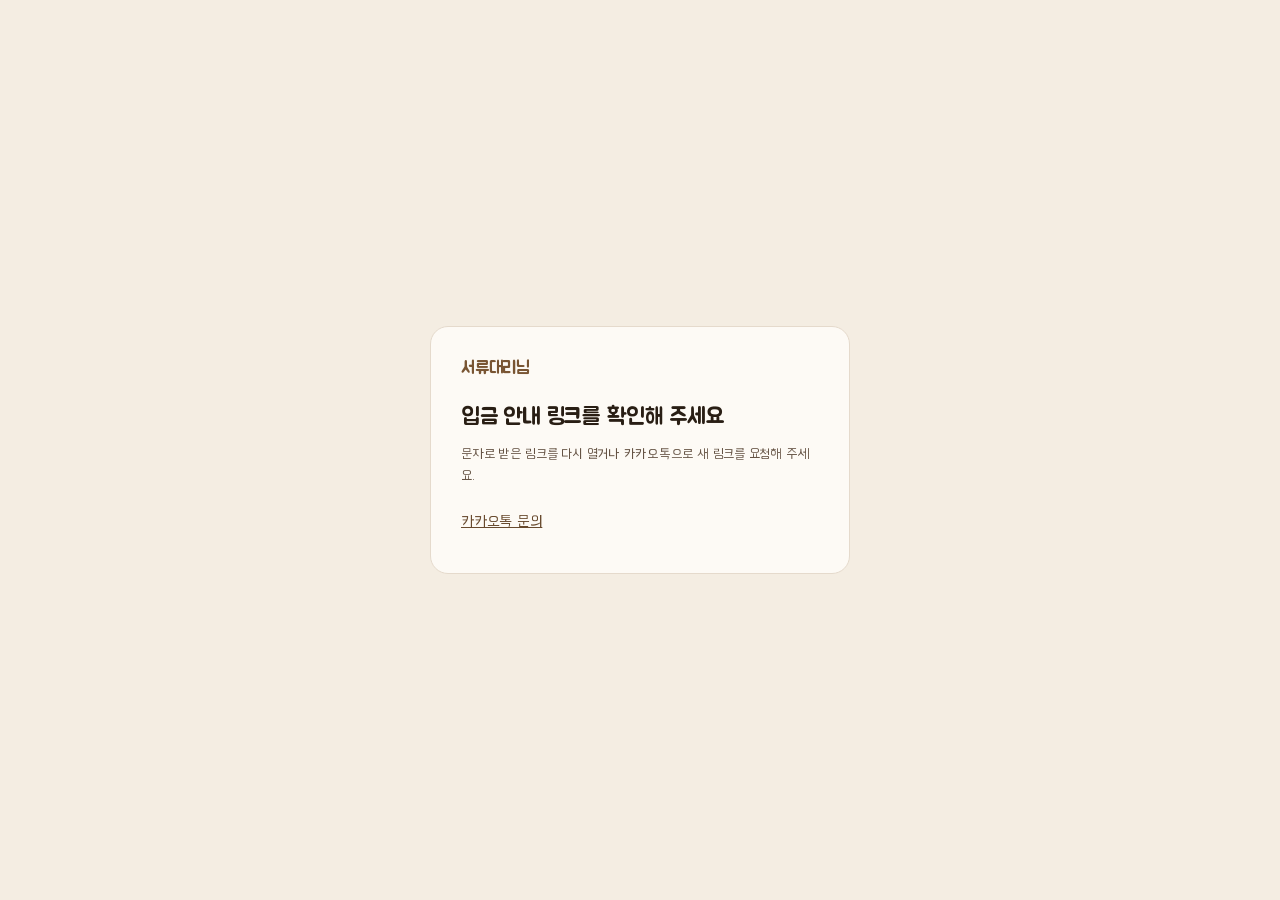
<file: payment.html>
<!DOCTYPE html>
<html lang="ko">
<head>
  <meta charset="UTF-8" />
<link rel="icon" href="/favicon.ico?v=20261115-photo" sizes="any">
<link rel="icon" type="image/png" sizes="192x192" href="/icon-192.png?v=20261115-photo">
<link rel="apple-touch-icon" sizes="180x180" href="/apple-touch-icon.png?v=20261115-photo">
  <meta name="viewport" content="width=device-width, initial-scale=1.0" />
  <meta name="referrer" content="no-referrer">
  <title>서류대리님 - 실비 결제</title>
  <link rel="stylesheet" href="/design.css?v=20261124-photo-fast">
  <style>
    * { box-sizing: border-box; }
    body { margin: 0; background: #f4ede2; color: #291e14; font-family: var(--sd-font-body, sans-serif); display: grid; place-items: center; min-height: 100vh; min-height: 100dvh; padding: 16px; }
    main { background: #fdfaf5; border: 1px solid #e5dacc; border-radius: 18px; width: min(100%, 420px); padding: clamp(20px, 6vw, 30px); }
    .brand, h1, .amount { font-family: var(--sd-font-title, sans-serif); font-weight: 400; }
    .brand { color: #795533; font-size: 18px; margin: 0 0 24px; }
    h1 { font-size: 23px; margin: 0 0 4px; }
    .amount { font-size: 36px; margin: 0 0 18px; overflow-wrap: anywhere; }
    dl { margin: 0 0 20px; }
    .row { display: flex; justify-content: space-between; gap: 12px; padding: 4px 0; }
    dt, .note { color: #655344; }
    dt { flex-shrink: 0; }
    dd { margin: 0; text-align: right; overflow-wrap: anywhere; }
    .bank { background: #f2e9db; border-radius: 12px; padding: 16px; margin-bottom: 10px; }
    .bank strong { display: block; font-size: clamp(21px, 6vw, 26px); margin-top: 5px; overflow-wrap: anywhere; }
    .copy-btn { width: 100%; min-height: 48px; font: inherit; color: #fffaf3; background: #775431; border: 0; border-radius: 10px; cursor: pointer; }
    .note { font-size: 14px; line-height: 1.55; margin: 14px 0 0; }
    footer { margin-top: 14px; }
    a { display: inline-flex; align-items: center; min-height: 40px; color: #684a2e; }
    :is(button, a):focus-visible { outline: 2px solid #704c26; outline-offset: 3px; }
  </style>
</head>
<body>
<main>
  <p class="brand">서류대리님</p>
  <section id="payScreen" style="display:none">
    <h1>병원 서류 발급비</h1>
    <p class="amount" id="dispAmount"></p>
    <dl>
      <div class="row"><dt>고객명</dt><dd id="dispName"></dd></div>
      <div class="row"><dt>주문번호</dt><dd id="dispOrderId"></dd></div>
    </dl>
    <div class="bank">
      <span>IBK기업은행 · 배승휴(서류대리님)</span>
      <strong id="accountNum">523-082856-04-011</strong>
    </div>
    <button type="button" class="copy-btn" aria-live="polite" onclick="copyAccount()">계좌번호 복사</button>
    <p class="note">문자로 받은 주문번호와 금액을 확인한 뒤 입금해 주세요. 입금 상태는 이 화면에 표시되지 않아요.</p>
  </section>
  <section id="errorScreen" style="display:none">
    <h1>입금 안내 링크를 확인해 주세요</h1>
    <p class="note">문자로 받은 링크를 다시 열거나 카카오톡으로 새 링크를 요청해 주세요.</p>
  </section>
  <noscript>입금 안내를 보려면 자바스크립트를 켜 주세요.</noscript>
  <footer><a href="https://pf.kakao.com/_XxjhEX">카카오톡 문의</a></footer>
</main>

<script>
var params  = new URLSearchParams(window.location.search);
var orderId = (params.get('order_id') || '').trim();
var rawAmount = (params.get('amount') || '').trim();
var amount  = /^\d+$/.test(rawAmount) ? Number(rawAmount) : NaN;
var name    = (params.get('name') || '').trim() || '고객';
var copyLabelTimer;

if (!orderId || !Number.isSafeInteger(amount) || amount < 100) {
  document.getElementById('payScreen').style.display = 'none';
  document.getElementById('errorScreen').style.display = 'block';
} else {
  document.getElementById('dispName').textContent = name;
  document.getElementById('dispOrderId').textContent = orderId;
  document.getElementById('dispAmount').textContent = amount.toLocaleString('ko-KR') + '원';
  document.getElementById('payScreen').style.display = 'block';
}

function copyAccount() {
  var acc = document.getElementById('accountNum').textContent.replace(/[^0-9]/g, '');
  var fallback = function() { prompt('계좌번호를 복사해 주세요:', acc); };
  if (!navigator.clipboard || typeof navigator.clipboard.writeText !== 'function') {
    fallback();
    return;
  }
  Promise.resolve().then(function() {
    return navigator.clipboard.writeText(acc);
  }).then(function() {
    var btn = document.querySelector('.copy-btn');
    if (copyLabelTimer != null && typeof clearTimeout === 'function') clearTimeout(copyLabelTimer);
    btn.textContent = '복사했어요 ✓';
    copyLabelTimer = setTimeout(function() { btn.textContent = '계좌번호 복사'; }, 2000);
  }).catch(fallback);
}
</script>
</body>
</html>
</file>
<file: design.css>
@font-face { font-family: 'BM HANNA Air'; font-weight: 400; font-style: normal; font-display: swap; src: url('/fonts/BMHANNAAir.woff2') format('woff2'); }
@font-face { font-family: 'BM JUA'; font-weight: 400; font-style: normal; font-display: swap; src: url('/fonts/BMJUA.woff2') format('woff2'); }
    #app { padding: 28px 12px 24px; color-scheme: light dark; }
    #app { --sd-bg: light-dark(#FDFAF5,#221d18); --sd-soft: light-dark(#F4EDE0,#302820); --sd-ink: light-dark(#1C1409,#f5ece0); --sd-sub: light-dark(#5A4430,#cdbca8); --sd-line: light-dark(#ddd0be,#564638); --sd-brand: light-dark(#7A5530,#e4bd8c); --sd-action: light-dark(#7A5530,#d9b384); --sd-on-action: light-dark(#FDF8F0,#24180d); --sd-selected: light-dark(#EEE1CF,#433425); --sd-good: light-dark(#3d6650,#a1c1a6); max-width: 420px; margin: 0 auto; border-radius: 24px; background: var(--sd-bg); color: var(--sd-ink); box-shadow: 0 12px 48px light-dark(#3b27181a,#0000002e); font-family: "Pretendard", -apple-system, BlinkMacSystemFont, "Noto Sans KR", sans-serif; font-size: 15px; line-height: 1.6; letter-spacing: -.025em; overflow: clip; }
    #app * { box-sizing: border-box; font-family: inherit; }
    #app [hidden] { display: none !important; }
    #app h1, #app h2, #app h3, #app p { margin: 0; }
    #app button, #app input, #app select { font: inherit; letter-spacing: inherit; }
    #app button { -webkit-tap-highlight-color: transparent; }
    #app .sd-header { display: flex; align-items: center; justify-content: space-between; gap: 12px; padding: 22px 24px 18px; border-bottom: 1px solid var(--sd-line); }
    #app .sd-brand { display: inline-flex; align-items: center; gap: 9px; color: var(--sd-brand); font-size: 18px; font-weight: 750; }
    #app .sd-brand svg { width: 21px; height: 21px; }
    #app .sd-header-note { font-size: 12px; color: var(--sd-sub); white-space: nowrap; }
    #app .sd-main { padding: 30px 24px 26px; }
    #app .sd-eyebrow { display: flex; align-items: center; gap: 6px; font-size: 13px; font-weight: 600; color: var(--sd-brand); margin-bottom: 5px; }
    #app .sd-scope-note { font-size: 12px; line-height: 1.6; color: var(--sd-sub); margin-bottom: 20px !important; }
    #app .sd-eyebrow svg { width: 15px; height: 15px; }
    #app .sd-hero h1 { font-size: 34px; line-height: 1.28; font-weight: 750; letter-spacing: -.055em; word-break: keep-all; }
    #app .sd-hero h1 span { color: var(--sd-brand); }
    #app .sd-fee { display: flex; align-items: center; justify-content: space-between; gap: 14px; margin-top: 24px; padding: 19px 18px; background: var(--sd-soft); border-radius: 16px; }
    #app .sd-fee-label { font-size: 13px; font-weight: 600; color: var(--sd-sub); }
    #app .sd-fee-amount { margin: 3px 0 7px; font-size: 31px; line-height: 1.15; font-weight: 750; letter-spacing: -.05em; font-variant-numeric: tabular-nums; }
    #app .sd-fee-amount small { font-size: 17px; font-weight: 650; margin-left: 2px; }
    #app .sd-fee-note { font-size: 13px; color: var(--sd-sub); line-height: 1.5; }
    #app .sd-envelope { display: block; width: 82px; height: 106px; object-fit: cover; object-position: center 22%; border-radius: 10px; flex: 0 0 auto; }
    #app .sd-primary { display: flex; align-items: center; justify-content: center; gap: 10px; width: 100%; min-height: 56px; padding: 13px 18px; border: 0; border-radius: 12px; background: var(--sd-action); color: var(--sd-on-action); font-size: 17px; font-weight: 700; }
    #app .sd-primary svg { width: 19px; height: 19px; }
    #app .sd-primary:disabled { opacity: .5; cursor: default; }
    #app .sd-hero-actions { margin-top: 20px; }
    #app .sd-secondary { display: flex; align-items: center; justify-content: center; gap: 7px; width: 100%; min-height: 46px; padding: 9px 12px; background: transparent; border: 0; color: var(--sd-sub); font-size: 14px; font-weight: 500; }
    #app .sd-secondary svg { width: 16px; height: 16px; }
    #app .sd-flow { display: grid; grid-template-columns: repeat(3, minmax(0,1fr)); gap: 12px; margin: 0; padding: 0; list-style: none; }
    #app .sd-flow li { min-width: 0; }
    #app .sd-flow-num { display: block; color: var(--sd-brand); font-size: 12px; letter-spacing: .02em; margin-bottom: 7px; font-weight: 650; }
    #app .sd-flow-title { display: block; font-size: 14px; font-weight: 650; }
    #app .sd-flow-copy { display: block; margin-top: 5px; color: var(--sd-sub); font-size: 12px; line-height: 1.6; word-break: keep-all; }
    #app .sd-guide-facts { margin: 14px 0 0; padding: 12px 0 0 16px; border-top: 1px solid var(--sd-line); color: var(--sd-sub); font-size: 13px; line-height: 1.7; word-break: keep-all; }
    #app .sd-guide-facts li + li { margin-top: 4px; }
    #app .sd-back { display: inline-flex; align-items: center; gap: 5px; min-height: 44px; border: 0; background: transparent; color: var(--sd-sub); padding: 0 4px 0 0; font-size: 14px; }
    #app .sd-back svg { width: 17px; height: 17px; }
    #app .sd-step-label { display: flex; align-items: center; justify-content: space-between; gap: 8px; color: var(--sd-sub); font-size: 12px; }
    #app .sd-step-label strong { color: var(--sd-brand); font-weight: 650; }
    #app .sd-input { width: 100%; min-width: 0; min-height: 49px; border: 1px solid var(--sd-line); border-radius: 10px; padding: 12px 14px; color: var(--sd-ink); background: var(--sd-bg); font-size: 16px; }
    #app .sd-input::placeholder { color: var(--sd-sub); opacity: .85; }
    #app .sd-help { margin-top: 8px !important; color: var(--sd-sub); font-size: 12px; line-height: 1.6; }
    #app .sd-option { display: flex; align-items: center; gap: 10px; padding: 14px; border: 1px solid var(--sd-line); border-radius: 10px; background: var(--sd-bg); }
    #app .sd-option:has(input:checked) { background: var(--sd-selected); border-color: var(--sd-brand); }
    #app .sd-option input { accent-color: var(--sd-brand); width: 17px; height: 17px; margin: 0; }
    #app .sd-option-copy { flex: 1; min-width: 0; }
    #app .sd-option-copy strong { display: block; font-size: 14px; font-weight: 650; }
    #app .sd-option-copy small { display: block; margin-top: 2px; color: var(--sd-sub); font-size: 12px; }
    @media (max-width: 370px) {
      #app { padding: 20px 6px; }
      #app .sd-header { padding-left: 20px; padding-right: 20px; }
      #app .sd-main { padding-left: 20px; padding-right: 20px; }
      #app .sd-hero h1 { font-size: 30px; }
      #app .sd-envelope { width: 66px; height: 94px; }
      #app .sd-fee { padding: 17px 14px; gap: 8px; }
      #app .sd-fee-amount { font-size: 29px; }
      #app .sd-flow { gap: 9px; }
      #app .sd-header-note { font-size: 11px; }
    }

    #app .sd-add-hospital { display:flex; align-items:center; justify-content:space-between; gap:12px; width:100%; min-height:54px; margin:12px 0 0; padding:0 14px; border:1px solid var(--sd-brand); border-radius:10px; background:var(--sd-selected); color:var(--sd-ink); font-size:16px; font-weight:600; cursor:pointer; line-height:1; }
    #app button.sd-add-hospital .sd-add-hospital-label { display:flex; align-items:center; gap:10px; min-height:24px; }
    #app button.sd-add-hospital .sd-add-hospital-label svg { display:block; width:18px; height:18px; flex:0 0 18px; color:var(--sd-brand); }
    #app button.sd-add-hospital .sd-add-hospital-label span { display:block; line-height:20px; padding-top:1px; }
    #app button.sd-add-hospital small { display:block; font-size:14px; font-weight:400; color:var(--sd-sub); white-space:nowrap; line-height:20px; padding-top:1px; }
    #app .upload-area::before { content:""; width:16px; height:16px; flex:none; color:var(--sd-brand); background:linear-gradient(currentColor,currentColor) center/100% 2px no-repeat,linear-gradient(currentColor,currentColor) center/2px 100% no-repeat; }
    #app .sd-delivery-grid { display: grid; grid-template-columns: repeat(2,minmax(0,1fr)); gap: 9px; }
    #app .sd-delivery-grid .sd-option { padding: 13px 11px; gap: 8px; min-height: 74px; }
    #app .sd-delivery-grid .sd-option input { flex: 0 0 auto; }
    #app .sd-delivery-grid .sd-option-copy strong { font-size: 13px; }
    #app .sd-delivery-grid .sd-option-copy small { font-size: 12px; }

    #app .sd-header { min-height: 64px; padding-top: 18px; padding-bottom: 18px; }
    #app .sd-header-note { font-size: 11px; }
    #app .sd-step-label { min-height: 44px; font-size: 12px; }
    #app .sd-step-label .sd-back { font-size: 12px; min-height: 44px; gap: 5px; }
    #app .sd-step-label .sd-back svg { width: 15px; height: 15px; }
    #app .sd-delivery-grid .sd-option { min-height: 64px; padding: 11px 12px; }
    #app .sd-delivery-grid .sd-option input { width: 16px; height: 16px; }

    #app .sd-header { padding-top: 18px; padding-bottom: 18px; }
    #app .sd-brand { font-size: 17px; font-weight: 700; gap: 8px; }
    #app .sd-brand svg { width: 20px; height: 20px; }
    #app .sd-step-label { min-height: 40px; }
    #app .sd-step-label .sd-back { min-height: 40px; }
    #app .sd-delivery-grid { gap: 10px; }
    #app .sd-delivery-grid .sd-option { min-height: 66px; border-radius: 10px; padding: 12px; }
    #app .sd-delivery-grid .sd-option-copy strong { font-size: 14px; font-weight: 600; }
    #app .sd-delivery-grid .sd-option-copy small { margin-top: 1px; }
    #app .sd-primary { font-size: 16px; font-weight: 600; border-radius: 10px; }

    #app .sd-main { padding:24px 24px 24px; }
    #app .sd-eyebrow { font-size:12px; font-weight:500; gap:6px; margin-bottom:4px; }
    #app .sd-scope-note { font-size:11px; margin-bottom:22px !important; }
    #app .sd-hero h1 { font-size:30px; font-weight:700; line-height:1.35; letter-spacing:-.045em; }
    #app .sd-fee { margin-top:24px; padding:18px 16px; border-radius:14px; gap:12px; }
    #app .sd-fee-label { font-size:12px; font-weight:500; }
    #app .sd-fee-amount { font-size:28px; font-weight:700; margin:4px 0 6px; }
    #app .sd-fee-amount small { font-size:16px; font-weight:500; }
    #app .sd-fee-note { font-size:12px; }
    #app .sd-envelope { width:64px; height:82px; border-radius:8px; }
    #app .sd-hero-actions { margin-top:16px; }
    #app .sd-hero-actions .sd-secondary { font-size:12px; margin-top:4px; }
    #app .sd-flow { gap:12px; }
    #app .sd-flow-num { font-size:11px; font-weight:500; margin-bottom:6px; }
    #app .sd-flow-title { font-size:13px; font-weight:600; }
    #app .sd-flow-copy { font-size:12px; margin-top:4px; }
    @media (max-width:370px) {
      #app .sd-main { padding-left:20px; padding-right:20px; }
      #app .sd-hero h1 { font-size:27px; }
      #app .sd-fee { padding:16px 14px; }
      #app .sd-envelope { width:56px; height:72px; }
      #app .sd-flow { gap:8px; }
    }
  
.sd-icon { fill:none; stroke:currentColor; stroke-width:2; stroke-linecap:round; stroke-linejoin:round; }

/* Production adapters retain the existing intake, OCR and search handlers. */
body { background:#f4ede0; }
#app { max-width:420px; min-height:100svh; margin:0 auto; border-radius:0; padding:0; color-scheme:light; overflow:clip; }
#app .welcome-screen { display:flex; flex-direction:column; flex:1; }
#app .sd-secondary { text-decoration:none; }
#app .form-screen { flex:1; }
#app .fhdr { padding:4px 24px 0; border:0; background:var(--sd-bg); }
#app .progress { gap:6px; margin:0 0 10px; padding-top:0; }
#app .progress-step { height:3px; border:0; background:var(--sd-line); }
#app .progress-step.active,#app .progress-step.done { background:var(--sd-brand); }
#app .step-meta { display:block; margin:0; }
#app .step-title { font-size:25px; line-height:1.35; font-weight:700; padding:12px 0 18px; }
#app .fscroll { padding:0 24px 22px; overflow:visible; flex:none; }
#app .bottom { position:static; flex-direction:column; margin-top:auto; padding:18px 24px max(24px,calc(12px + env(safe-area-inset-bottom,0px))); border:0; border-top:1px solid var(--sd-line); background:var(--sd-bg); gap:12px; }
#app .btn-next { min-height:56px; border-radius:10px; font-size:16px; font-weight:600; box-shadow:none; background:var(--sd-action); color:var(--sd-on-action); }
#app .field { margin:0 0 18px; }
#app .fscroll > .field:last-child { margin-bottom:0; }
#app .field-label { font-size:13px; font-weight:600; margin-bottom:8px; color:var(--sd-ink); letter-spacing:inherit; }
#app .field-label .req { display:inline; color:var(--danger); font-size:12px; }
#app .field-error { flex:0 0 100%; color:var(--danger); font-size:13px; line-height:1.5; margin:6px 0 0; word-break:keep-all; }
#app [aria-invalid=true] { outline:1px solid var(--danger); outline-offset:-1px; }
#app input:not([type=checkbox]):not([type=radio]):not([type=file]) { min-width:0; width:100%; min-height:52px; padding:12px 14px; font-size:16px; border:1px solid var(--sd-line); border-radius:10px; background:var(--sd-bg); color:var(--sd-ink); box-shadow:none; }
#app input:not([type=checkbox]):not([type=radio]):not([type=file]):focus { border-color:var(--sd-brand); outline:1px solid var(--sd-brand); outline-offset:-1px; }
#app input:not([type=checkbox]):not([type=radio]):not([type=file])[aria-invalid=true] { border-color:var(--danger); outline:1px solid var(--danger); outline-offset:-1px; }
#app #hospitalBlocks { display:grid; gap:12px; }
#app .scard { border:0; box-shadow:none; padding:16px 12px; margin:0; background:var(--sd-soft); border-radius:12px; overflow:visible; }
#app .scard-head { padding:0 0 12px; background:none; border:0; font-size:12px; color:var(--sd-sub); }
#app .scard-num { display:none; }
#app .scard-body { padding:0; }
#app .scard-body .field:last-child { margin-bottom:0; }
#app .hosp-search-wrap { position:relative; z-index:2; }
#app .hosp-dropdown { position:absolute; top:calc(100% + 6px); left:0; right:0; width:100%; z-index:20; border:1px solid var(--sd-line); border-radius:10px; padding:4px; background:var(--sd-bg); box-shadow:0 8px 24px #3b27181f; max-height:320px; overflow:auto; }
#app .hosp-item { display:block; width:100%; padding:11px 10px; border:0; border-radius:7px; min-height:60px; text-align:left; background:transparent; color:var(--sd-ink); }
#app .hosp-item-name { display:block; font-size:14px; font-weight:600; }
#app .hosp-item-addr { display:block; font-size:12px; color:var(--sd-sub); }
#app .hosp-manual { min-height:44px; color:var(--sd-brand); border-top:1px solid var(--sd-line); border-radius:0; }
#app .hosp-selected-badge { display:block; margin:8px 0 0; padding:0 14px; font-size:12px; font-weight:400; color:var(--sd-sub); border:0; border-radius:0; background:none; }
#app .sd-field-heading { display:flex; align-items:center; justify-content:space-between; gap:12px; }
#app .sd-field-heading .field-label { margin:0; }
#app .sd-period-check { display:inline-flex; align-items:center; gap:8px; min-height:42px; color:var(--sd-sub); font-size:14px; cursor:pointer; white-space:nowrap; }
#app .sd-period-check input { width:17px; height:17px; flex:none; margin:0; accent-color:var(--sd-brand); }
#app .sd-period-group > span { display:block; color:var(--sd-sub); font-size:16px; line-height:1.4; }
#app [hidden] { display:none!important; }
#app .fee-preview { background:none; border:0; padding:0; margin:0; border-radius:0; }
#app .fp-total { border:0; padding:0; margin:0; align-items:baseline; gap:8px; }
#app .sd-field-note { margin-top:4px; color:var(--sd-sub); font-size:13px; line-height:1.5; }
#app .fp-total-label { color:var(--sd-sub); font-size:14px; font-weight:400; }
#app .fp-total-val { color:var(--sd-ink); font-size:24px; font-weight:700; }
#app .upload-area { display:flex; align-items:center; justify-content:center; gap:8px; width:100%; margin:0; padding:12px 16px; min-height:54px; background:var(--sd-selected); border:1px solid var(--sd-brand); border-radius:10px; color:var(--sd-ink); font-size:16px; font-weight:600; cursor:pointer; transition:none; }
#app .upload-title { color:inherit; font-size:16px; font-weight:600; margin:0; }
#app .upload-area .req { color:var(--sd-ink); font-size:16px; }
#app .upload-sub { margin-top:6px; color:var(--sd-sub); font-size:13px; line-height:1.5; }
#app .upload-sub:empty { display:none; }
#app .upload-area.has-file { background:var(--sd-selected); border-color:var(--sd-brand); }
#app .sig-wrap { border:0; border-radius:0; overflow:visible; background:none; margin:0; }
#app .sig-bar { background:none; padding:0 0 6px; border:0; }
#app .sig-hint { color:var(--sd-ink); font-size:13px; font-weight:600; }
#app .sig-clear { min-height:44px; font-size:12px; color:var(--sd-sub); }
#app #signaturePad1 { border:1px solid var(--sd-line); border-radius:10px; }
#app .success { padding:28px 24px; text-align:left; align-items:stretch; justify-content:flex-start; }
#app .success-h { font-size:28px; font-weight:700; margin:0 0 6px; }
#app .success-p { font-size:15px; margin:0 0 18px; }
#app .receipt-bank { text-align:left; border:1px solid var(--sd-line); border-radius:12px; background:var(--sd-soft); padding:16px; margin:0 0 16px; }
#app .receipt-payment { display:flex; justify-content:space-between; align-items:baseline; gap:8px; padding:0 0 12px; border-bottom:1px solid var(--sd-line); color:var(--sd-sub); font-size:14px; }
#app .receipt-payment strong { color:var(--sd-ink); font-family:var(--sd-font-title); font-size:27px; font-weight:400; text-align:right; overflow-wrap:anywhere; }
#app .receipt-bank-info { padding:12px 0; font-size:14px; color:var(--sd-sub); }
#app #successAccount { display:block; color:var(--sd-ink); font-size:22px; line-height:1.35; margin:4px 0 8px; font-weight:700; }
#app .receipt-bank-info p + p { margin-top:4px; }
#app #successBank button { width:100%; min-height:48px; }
#app .receipt-box { background:none; border:1px solid var(--sd-line); border-radius:10px; padding:12px; margin:0; }
#app .receipt-label { font-size:13px; margin:0 0 4px; }
#app .receipt-num { font-size:17px; overflow-wrap:anywhere; }
#app .receipt-meta { font-size:13px; color:var(--sd-sub); overflow-wrap:anywhere; }
#app .receipt-meta:not(:empty) { margin-top:5px; }
#app .kakao-contact { display:flex; align-items:center; justify-content:center; min-height:48px; margin-top:14px; padding:8px; background:transparent; border:1px solid var(--sd-line); border-radius:10px; font-size:14px; font-weight:500; color:var(--sd-sub); }
@media (max-width:767px) { #app:not(.sd-home) { min-height:calc(100svh - 64px); } }
@media (min-width:768px) { #app { margin:24px auto; border-radius:24px; min-height:0; } #app.sd-home { min-height:min(calc(100svh - 48px),780px); margin-block:max(24px,calc((100svh - 780px)/2)); } }
@media (max-width:370px) { #app .fhdr,#app .fscroll,#app .bottom,#app .success { padding-left:20px; padding-right:20px; } #app .step-title { font-size:23px; } }
body { color:var(--t1); }
#app .sd-delivery-choice { border:0; margin:0 0 18px; padding:0; min-width:0; }
#app .sd-delivery-grid .sd-option { min-height:72px; }
#app .sd-option { text-align:left; color:var(--sd-ink); min-height:66px; }
#app .sd-option[aria-pressed=true] { border-color:var(--sd-brand)!important; background:var(--sd-selected)!important; }
#app .delivery-radio { width:16px; height:16px; border:1px solid var(--sd-sub); border-radius:50%; flex:0 0 auto; }
#app .sd-option[aria-pressed=true] .delivery-radio { border:4px solid var(--sd-brand); }
#app .intake-notice { margin:0; font-size:13px; line-height:1.5; color:var(--sd-sub); }
#app .scard-head { justify-content:space-between; }
#app #hospitalBlocks>div:only-child .scard-head { display:none; }
#app .sd-step-label { min-height:40px; }
#app .sd-main .sd-fee-amount { margin:4px 0 6px; }

/* Balance the landing page vertically while allowing long content to scroll. */
#app .sd-header { min-height:calc(60px + env(safe-area-inset-top,0px)); padding-top:calc(14px + env(safe-area-inset-top,0px)); padding-bottom:14px; }
#app #screen0 .sd-main { display:flex; flex-direction:column; gap:12px; width:100%; margin-block:auto; padding-top:24px; padding-bottom:max(24px,env(safe-area-inset-bottom,0px)); }
#app .sd-home-guide { margin-top:0; border-top:1px solid var(--sd-line); flex-shrink:0; }
#app #screen0 .sd-hero { display:flex; flex-direction:column; gap:18px; }
#app #screen0 .sd-home-scope { display:flex; align-items:center; flex-wrap:wrap; gap:4px 10px; margin-bottom:12px; }
#app #screen0 .sd-eyebrow { margin:0; }
#app #screen0 .sd-scope-note { margin:0 !important; }
#app #screen0 .sd-fee { margin-top:0; padding:14px 16px; }
#app #screen0 .sd-envelope { width:56px; height:72px; }
#app .sd-guide-toggle { display:flex; align-items:center; justify-content:space-between; gap:12px; min-height:48px; padding:12px 0; font-size:13px; font-weight:550; color:var(--sd-sub); list-style:none; cursor:pointer; }
#app .sd-guide-toggle::-webkit-details-marker { display:none; }
#app .sd-guide-toggle svg { width:17px; height:17px; flex-shrink:0; }
#app .sd-home-guide[open]>.sd-guide-toggle svg { transform:rotate(180deg); }
#app .sd-guide-toggle:focus-visible { outline:2px solid var(--sd-brand); outline-offset:3px; border-radius:4px; }
#app .sd-guide-content { padding:6px 0 12px; }

#app.sd-home ~ #legalFooter { display:none; }
#app .sd-legal-toggle { align-self:center; background:none; border:0; min-height:40px; padding:8px 4px; font:inherit; font-size:12px; color:var(--sd-sub); cursor:pointer; }
#legalFooter, #legalSection { max-width:420px; margin:0 auto; }

/* Keep processing time beside the existing fee details, before intake. */
#app #screen0 .sd-processing-time { margin-top:3px; }

/* 배민 한나체 Air (본문) + 주아체 (제목). 웹폰트 로딩 실패 시 기존 한글 글꼴 유지. */
:root { --sd-font-body:'BM HANNA Air','Pretendard',-apple-system,BlinkMacSystemFont,'Apple SD Gothic Neo','Noto Sans KR',sans-serif; --sd-font-title:'BM JUA',var(--sd-font-body); }
body, #app { font-family:var(--sd-font-body); font-size:16px; letter-spacing:-.015em; }
button, input, textarea, select { font-family:inherit; }
#app .sd-brand, #app .sd-hero h1, #app .step-title, #app .success-h { font-family:var(--sd-font-title); font-weight:400; letter-spacing:-.015em; }
#app .sd-brand { font-size:18px; }
#app .sd-hero h1 { font-size:31px; }
#app .step-title { font-size:26px; }
#app .success-h { font-size:29px; }
#app .sd-header-note, #app .sd-scope-note, #app .sd-flow-num { font-size:12px; }
#app .sd-eyebrow, #app .sd-fee-label, #app .sd-fee-note, #app .sd-flow-copy, #app .sd-legal-toggle, #app .sd-step-label, #app .sd-step-label .sd-back, #app .receipt-label, #app .intake-notice, #app .sig-clear { font-size:13px; }
#app .success-p, #app .fp-total-label { font-size:15px; }
#app .sd-fee-amount { font-size:29px; }
#app .sd-fee-amount small, #app .sd-primary, #app .btn-next { font-size:17px; }
#app .sd-flow-title, #app .sd-guide-toggle, #app .field-label, #app .sig-hint { font-size:14px; }
#app .sd-hero-actions .sd-secondary, #app .hosp-item-addr, #app .hosp-selected-badge, #app .scard-head, #app .sd-help { font-size:13px; }
#app .hosp-item-name, #app .sd-option-copy strong { font-size:15px; }
#app .sd-option-copy small { font-size:13px; }
#app .sd-delivery-grid .sd-option-copy strong { font-size:15px; }
#app .sd-delivery-grid .sd-option-copy small { font-size:13px; }
#app input:not([type=checkbox]):not([type=radio]):not([type=file]) { font-size:17px; }
#app .sd-add-hospital:disabled { opacity:.65; cursor:default; }
#app .fp-total-val { font-size:25px; }
#app .upload-area, #app .hosp-item { overflow-wrap:anywhere; }
#app .hosp-item { cursor:pointer; }
#app :is(button, a, input[type=checkbox], input[type=radio], [role=button], summary):focus-visible { outline:2px solid var(--sd-brand); outline-offset:2px; }
#app .hosp-dropdown .hosp-item:focus-visible { outline-offset:-2px; }
#successAccount { overflow-wrap:anywhere; }
#checkModalSheet, #warningModalSheet { max-height:calc(100dvh - env(safe-area-inset-top, 0px)); overflow-y:auto; }
@media (max-width:370px) {
  #app .sd-hero h1 { font-size:28px; }
  #app .step-title { font-size:24px; }
  #app .sd-header { gap:8px; }
  #app .sd-header-note { white-space:normal; text-align:right; }
}
@media (prefers-reduced-motion:reduce) {
  #app *, #checkModalSheet, #warningModalSheet { animation-duration:0.01ms!important; transition-duration:0.01ms!important; }
}


#app #payerDialog {
  position:fixed;
  inset:auto 0 0;
  margin:0 auto;
  width:min(100%,420px);
  max-width:100%;
  max-height:calc(100dvh - max(12px,env(safe-area-inset-top,0px)));
  overflow:auto;
  overscroll-behavior:contain;
  padding:0;
  border:1px solid var(--sd-line);
  border-radius:18px 18px 0 0;
  background:var(--sd-bg);
  color:var(--sd-ink);
  box-shadow:0 20px 56px #372e2733;
}
#app #payerDialog::backdrop { background:rgba(35,29,24,.52); }
html:has(#payerDialog[open]) { overflow:hidden; }
#app .sd-dialog-body { padding:22px 24px max(24px,calc(12px + env(safe-area-inset-bottom,0px))); }
#app .sd-dialog-heading { display:flex; align-items:center; justify-content:space-between; gap:8px; }
#app #payerTitle { font:400 24px/1.35 var(--sd-font-title); margin:0; word-break:keep-all; }
#app .sd-dialog-close { min-width:44px; min-height:44px; flex:none; padding:4px; border:0; border-radius:6px; background:none; color:var(--sd-sub); font-size:15px; cursor:pointer; }
#app #payerHint { margin:8px 0 18px; font-size:14px; }
#app .sd-dialog-actions { display:grid; gap:10px; }
#app .sd-dialog-actions button { width:100%; min-height:54px; margin:0; cursor:pointer; }
#app .sd-dialog-actions .sd-secondary { border:1px solid var(--sd-brand); border-radius:10px; background:var(--sd-selected); color:var(--sd-ink); font-size:16px; }
#app #depositorCustom > .sd-back { margin-bottom:8px; }
@media (max-width:370px) { #app .sd-dialog-body { padding-left:20px; padding-right:20px; } }
@media (min-width:600px) { #app #payerDialog { inset:0; margin:auto; width:min(384px,calc(100% - 32px)); max-height:calc(100dvh - 32px); border-radius:16px; } }
</file>
